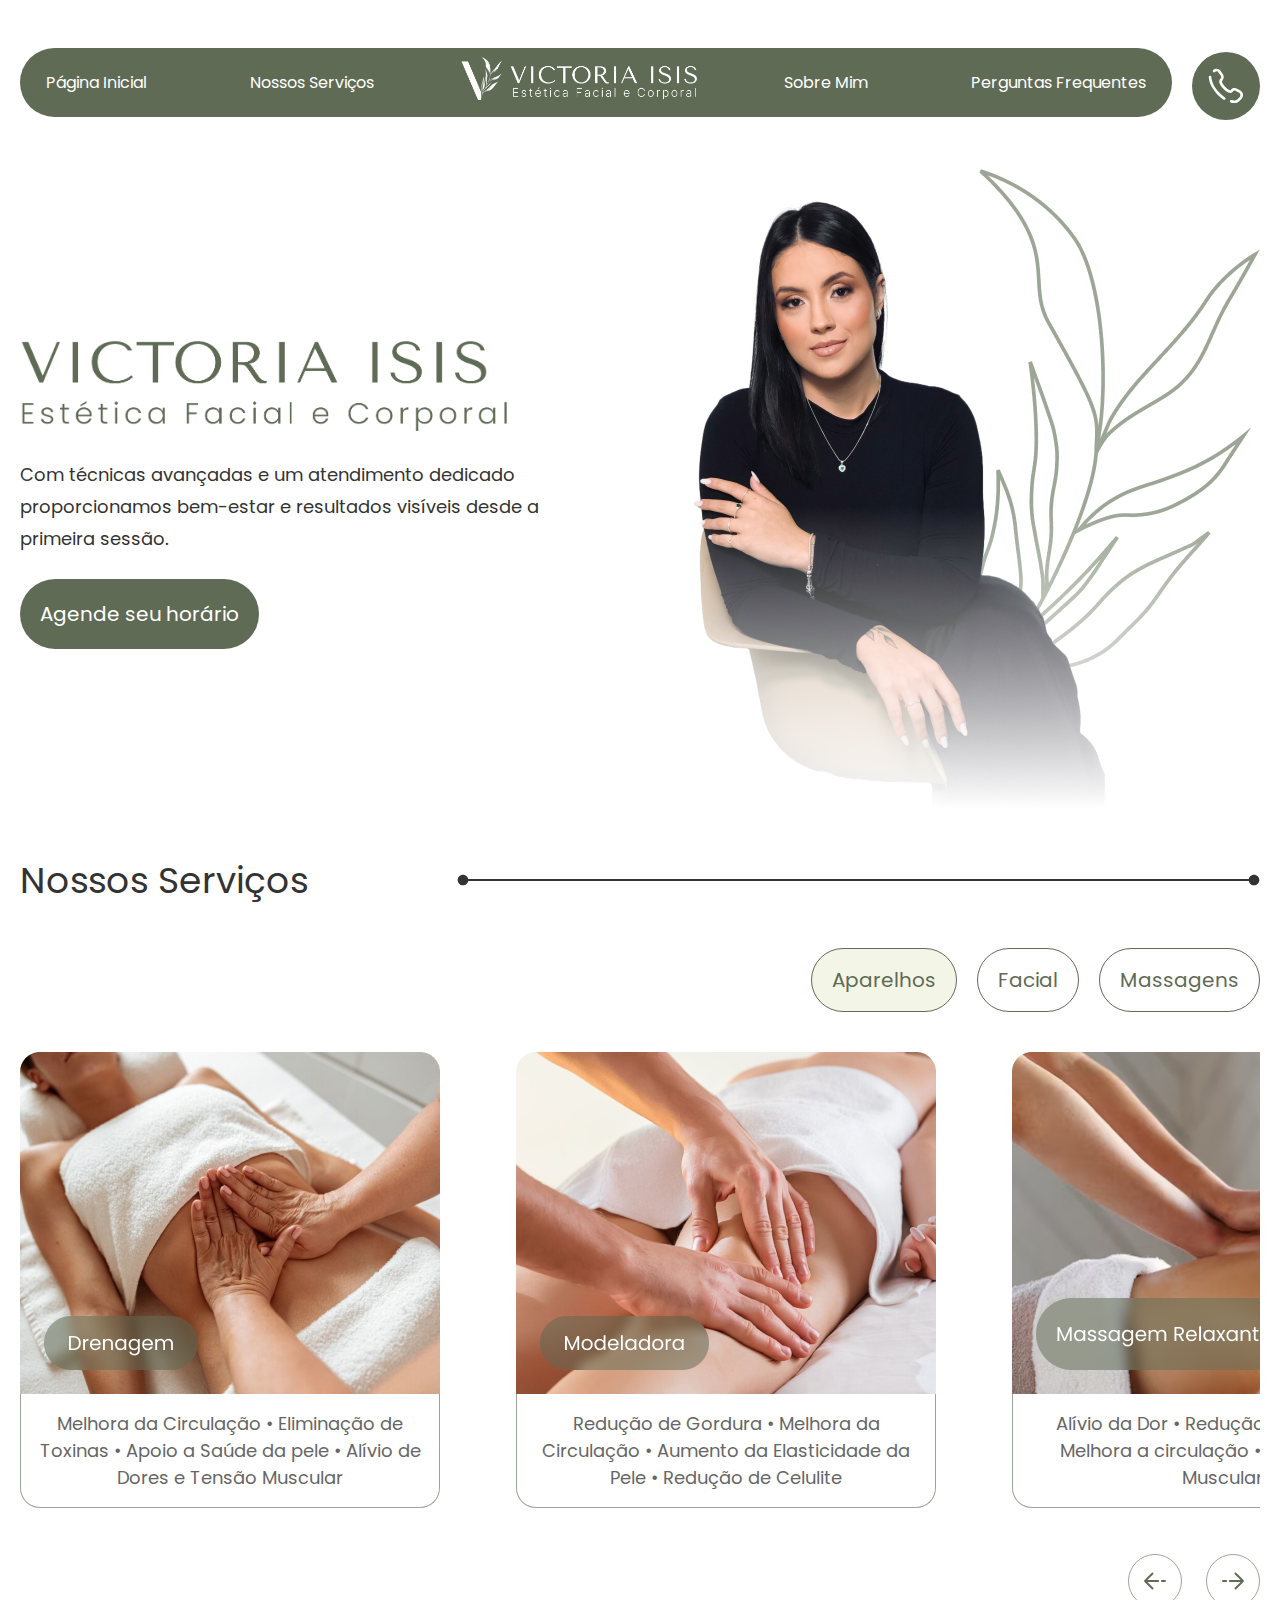
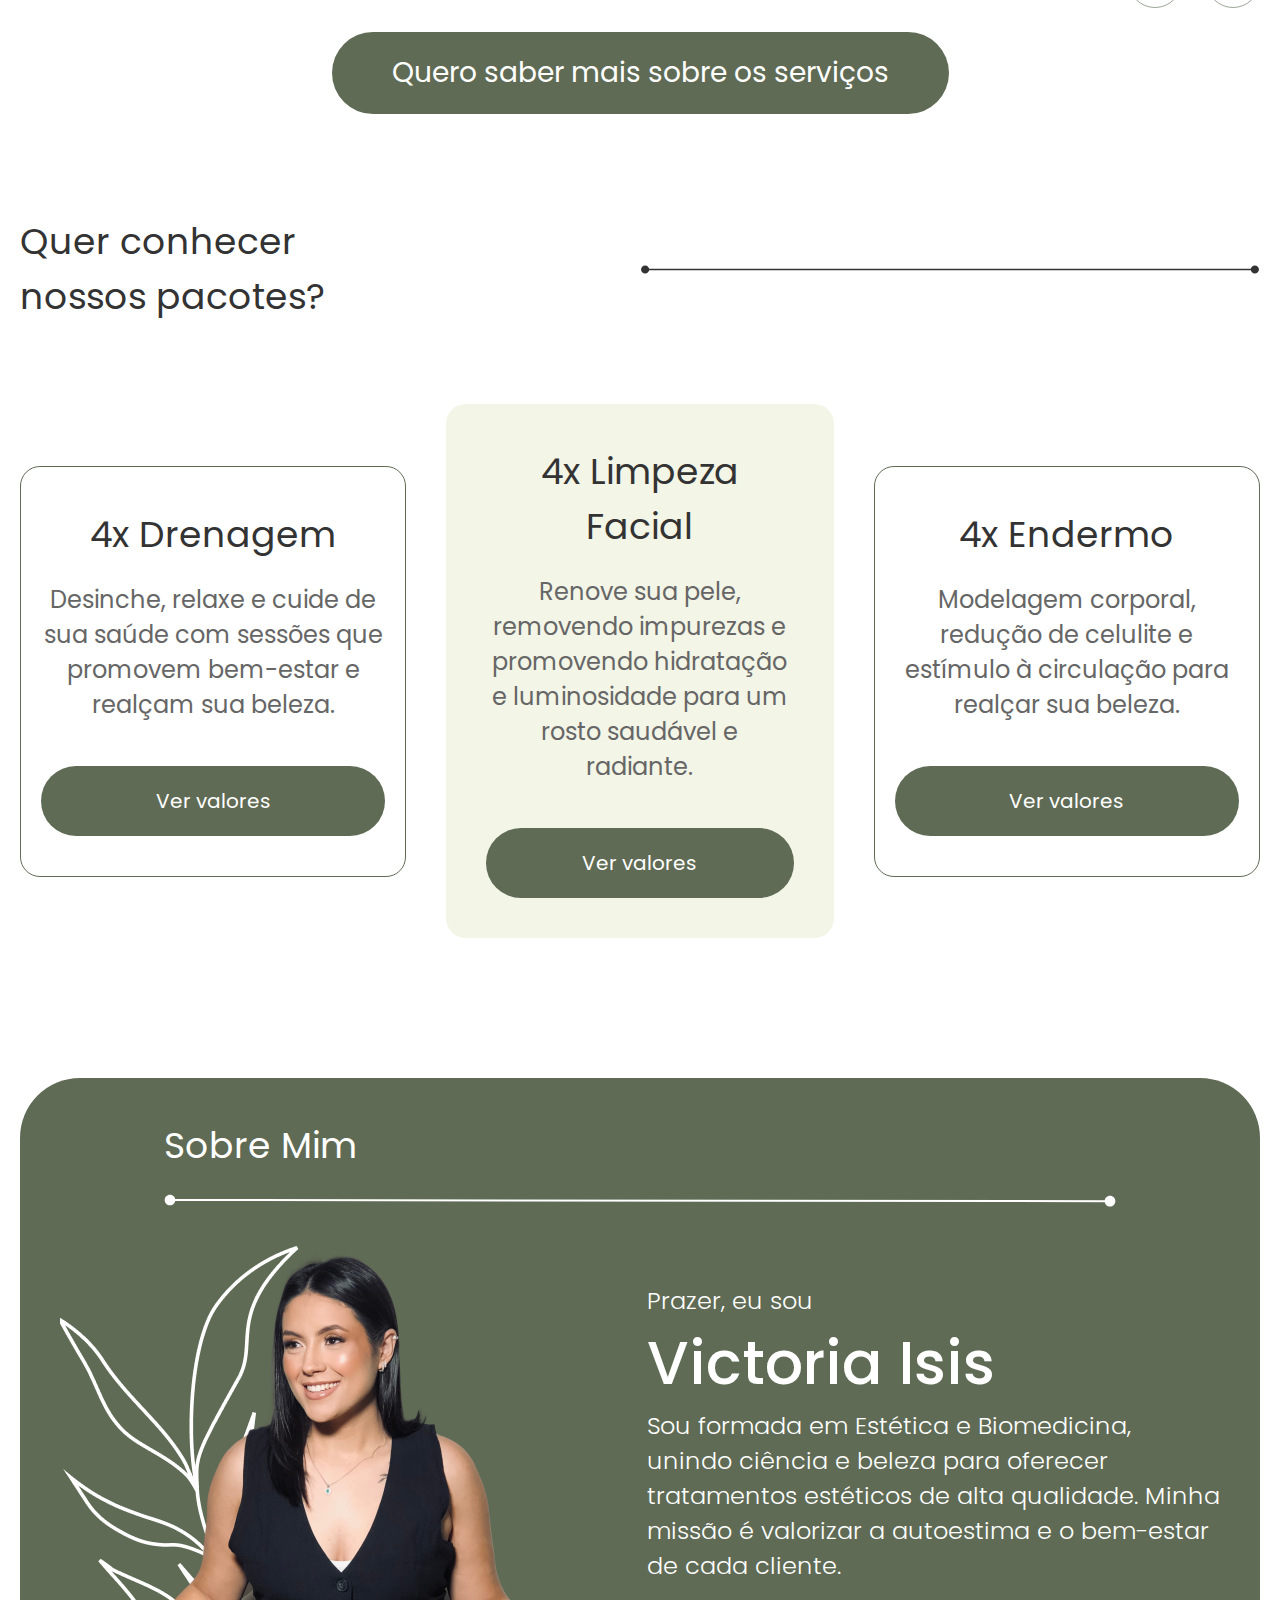
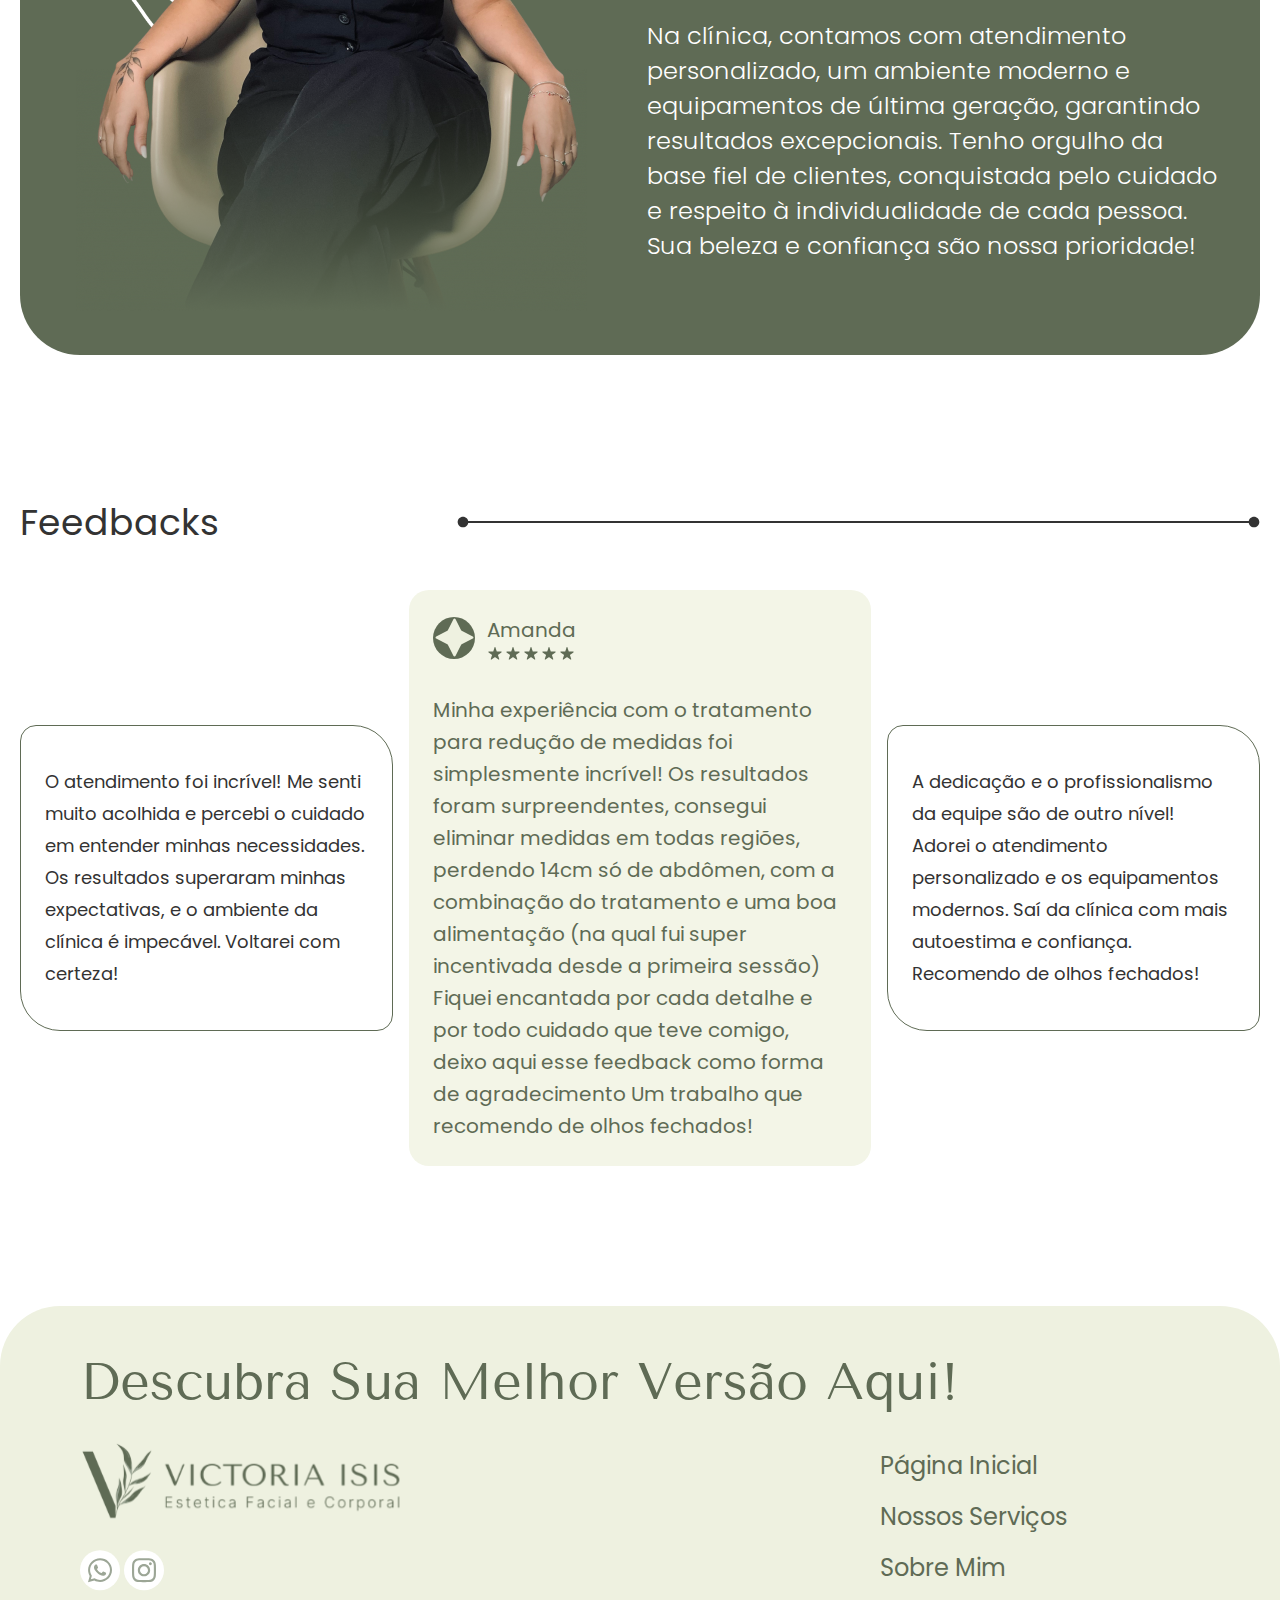
<file: index.html>
<!DOCTYPE html>
<html lang="pt-br">

<head>
  <meta charset="UTF-8" />
  <meta name="viewport" content="width=device-width, initial-scale=1.0" />
  <title>Victoria Isis</title>
  <link rel="preconnect" href="https://fonts.googleapis.com">
    <link rel="preconnect" href="https://fonts.gstatic.com" crossorigin>
    <link href="https://fonts.googleapis.com/css2?family=Petit+Formal+Script&family=Poppins:ital,wght@0,100;0,200;0,300;0,400;0,500;0,600;0,700;0,800;0,900;1,100;1,200;1,300;1,400;1,500;1,600;1,700;1,800;1,900&display=swap" rel="stylesheet">
  <link rel="icon" type="image/png" href="./assets/favicon.svg" />
  <link rel="stylesheet" href="/style.css" />
  <!-- Swiper CSS -->
  <link rel="stylesheet" href="https://cdn.jsdelivr.net/npm/swiper@9/swiper-bundle.min.css" />
  <!-- Swiper JS -->
  <script src="https://cdn.jsdelivr.net/npm/swiper@9/swiper-bundle.min.js"></script>

</head>

<body>
  <nav class="mobileHiden">
    <div class="container">
      <div class="content">
        <div class="navbar-flex">
          <ul>
            <div>
              <a href="./" role="button" class="slider-menu">Página Inicial</a>
            </div>
            <div>
              <a href="#nossos-servicos" role="button" class="slider-menu">Nossos Serviços</a>
            </div>
            <div>
              <img class="size-logo" src="./assets/logotipo-principal.png"
                alt="Logotipo da Clínica de Estética Victoria Isis" />
            </div>
            <div>
              <a href="#sobre-mim" role="button" class="slider-menu">Sobre Mim</a>
            </div>
            <div>
              <a href="./nossos-servicos.html#perguntas-frequentes" role="button" class="slider-menu">Perguntas Frequentes</a>
            </div>
          </ul>
        </div>
        <div class="contact-us">
          <a href="https://wa.link/hbip2d"><img src="./assets/icon-phone.svg" alt="Icone de telefone" /></a>
        </div>
      </div>
    </div>
  </nav>
  <div class="openMenu menuActive">
    <img class="logo" src="./assets/logo-court.png" alt="Logotipo Maior da Clínica Victoria Isis" />
    <img src="./assets/hamburger.svg" alt="" />
  </div>
  <nav class="desktopHidden">
    <div class="close menuActive">
      <img src="./assets/close.svg" alt="" />
    </div>
    <ul>
      <li><a href="./index.html">Página Inicial</a></li>
      <li><a href="./nossos-servicos.html">Nossos Serviços</a></li>
      <li><a href="./#nossos-servicos">Sobre Mim</a></li>
      <li><a href="">Perguntas Frequentes</a></li>

      <a href="https://wa.link/hbip2d"> <button>
          <span>Entre em contato</span>
          <img src="./assets/icon-phone.svg" alt="Icone de telefone" />
        </button></a>
    </ul>
  </nav>
  <header>
    <div class="container">
      <div class="header-flex">
        <div class="content-left">
          <img class="size-img mobile-hidden" src="./assets/logo-court.png"
            alt="Logotipo Maior da Clínica Victoria Isis" />
          <p>
            Com técnicas avançadas e um atendimento dedicado proporcionamos
            bem-estar e resultados visíveis desde a primeira sessão.
          </p>
          <a href="https://wa.link/r4i86i"><button class="btn-header">Agende seu horário</button></a>
        </div>
        <div class="content-right">
          <img class="img-victoria" src="./assets/image-victoria-isis-folhas-sombreadas.jpg"
            alt="Imagem da Esteticista Victoria Isis com um ramo de folhas atrás" />


        </div>
      </div>
    </div>
  </header>

  <section id="nossos-servicos" class="container" id="">
    <div class="content-carroussel">
      <div class="title-line">
        <h2>Nossos Serviços</h2>
        <div class="line">
          <img src="./assets/line.svg" alt="" />
        </div>
      </div>
      <div class="container-carrossel">
        <div class="tab-menu">
          <button class="menu active">Aparelhos</button>
          <button class="menu">Facial</button>
          <button class="menu">Massagens</button>
        </div>

        <div class="container-carrossel" id="container1">
          <!-- Swipers -->
          <div class="swiper-wrapper-container">
            <div class="swiper aparelhos">
              <div class="swiper-wrapper">
                <div class="swiper-slide">
                  <div class="card">
                    <div class="img">
                      <img src="./assets/drenagem.jpg" alt="Imagem de drenagem linfática" />
                    </div>
                    <div class="description">
                      <h5>
                        Melhora da Circulação • Eliminação de Toxinas • Apoio a Saúde da pele • Alívio de Dores e Tensão Muscular
                      </h5>
                    </div>
                  </div>
                </div>

                <div class="swiper-slide">
                  <div class="card">
                    <div class="img">
                      <img src="./assets/modeladora.jpg" alt="Imagem de massagem modeladora" />
                    </div>
                    <div class="description">
                      <h5>
                        Redução de Gordura • Melhora da Circulação • Aumento da Elasticidade da Pele • Redução de
                        Celulite
                      </h5>
                    </div>
                  </div>
                </div>

                <div class="swiper-slide">
                  <div class="card">
                    <div class="img">
                      <img src="./assets/massagem-relaxante.jpg" alt="Imagem de massagem relaxante" />
                    </div>
                    <div class="description">
                      <h5>
                        Alívio da Dor • Redução do estresse • Melhora a circulação • Relaxamento Muscular
                      </h5>
                    </div>
                  </div>
                </div>

                <div class="swiper-slide">
                  <div class="card">
                    <div class="img">
                      <img src="./assets/massagem-express.jpg"
                        alt="Imagem de massagem relaxante rápida de 20 minutos" />
                    </div>
                    <div class="description">
                      <h5>
                        Alívio da Dor • Redução do estresse • Melhora a circulação • Relaxamento Muscular (Focada nas
                        Costas)
                      </h5>
                    </div>
                  </div>
                </div>

                <!-- Adicione mais slides aqui -->
              </div>
              <div class="swiper-button-next hidden"></div>
              <div class="swiper-button-prev hidden"></div>
            </div>

            <div class="swiper facial hidden">
              <div class="swiper-wrapper">
                <div class="swiper-slide">
                  <div class="card">
                    <div class="img">
                      <img src="./assets/limpeza-de-pele.jpg" alt="Imagem de Limpeza de Pele" />
                    </div>
                    <div class="description">
                      <h5>Desobstrução dos Poros • Hidratação e Frescor • Preparo para Tratamento • Melhora da Textura
                      </h5>
                    </div>
                  </div>
                </div>

                <div class="swiper-slide">
                  <div class="card">
                    <div class="img">
                      <img src="./assets/peeling-fisico.jpg" alt="Imagem de peeling fisico" />
                    </div>
                    <div class="description">
                      <h5>Remoção das Células Mortas • Estímulo da Circulação • Preparação para Absorção de Produtos
                      </h5>
                    </div>
                  </div>
                </div>

                <div class="swiper-slide">
                  <div class="card">
                    <div class="img">
                      <img src="./assets/peeling-quimico.jpg" alt="Imagem de peeling quimico" />
                    </div>
                    <div class="description">
                      <h5>Deslocamento das Células Mortas • Estimulação da Renovação Celular • Aumento da Produção de
                        Colágeno</h5>
                    </div>
                  </div>
                </div>

                <div class="swiper-slide">
                  <div class="card">
                    <div class="img">
                      <img src="./assets/revitalizacao-facial.jpg" alt="Imagem de revitaização facial" />
                    </div>
                    <div class="description">
                      <h5>Hidratação Profunda • Aumento da Elasticidade • Uniformização do Tom • Revitalização Geral
                      </h5>
                    </div>
                  </div>
                </div>
                <!-- Adicione mais slides aqui -->
              </div>
              <div class="swiper-button-next hidden"></div>
              <div class="swiper-button-prev hidden"></div>
            </div>

            <div class="swiper massagens hidden">
              <div class="swiper-wrapper">
                <div class="swiper-slide">
                  <div class="card">
                    <div class="img">
                      <img src="./assets/endermo.jpg" alt="Imagem de endermo" />
                    </div>
                    <div class="description">
                      <h5>Redução de Celulite • Modelagem Corporal • Drenagem Linfátca • Aumento da Elasticidade da Pele
                      </h5>
                    </div>
                  </div>
                </div>

                <div class="swiper-slide">
                  <div class="card">
                    <div class="img">
                      <img src="./assets/radiofrequencia.jpg" alt="Imagem de radiofrequencia" />
                    </div>
                    <div class="description">
                      <h5>Estimula a Produção e COlágeno • Reduz a Flacidez • Aumenta a Circulação • Reduz Celulite •
                        Trata a Gordura Localizada</h5>
                    </div>
                  </div>
                </div>

                <div class="swiper-slide">
                  <div class="card">
                    <div class="img">
                      <img src="./assets/ultrassom.jpg" alt="Imagem de ultrassom" />
                    </div>
                    <div class="description">
                      <h5>Aumento da Circulação Sanguínea • Estimula o Colágeno • Redução de Medidas</h5>
                    </div>
                  </div>
                </div>
                <div class="swiper-slide">
                  <div class="card">
                    <div class="img">
                      <img src="./assets/manta-termica.jpg" alt="Imagem de manta termica" />
                    </div>
                    <div class="description">
                      <h5>Aumento da Temperatura • Relaxamento • Melhora na Circulação • Redução do Estresse</h5>
                    </div>
                  </div>
                </div>
                <div class="swiper-slide">
                  <div class="card">
                    <div class="img">
                      <img src="./assets/ventosaterapia.jpg" alt="Imagem de ventosaterapia" />
                    </div>
                    <div class="description">
                      <h5>Melhora da Circulação • Alívio da Tensão Muscular • Desintoxicação • Relaxamento e Bem-estar
                      </h5>
                    </div>
                  </div>
                </div>

                <!-- Adicione mais slides aqui -->
              </div>
              <div class="swiper-button-next hidden"></div>
              <div class="swiper-button-prev hidden"></div>
            </div>
          </div>
        </div>

        <div class="buttons-left-right aparelhos">
          <button class="left">
            <img src="./assets/button-left.svg" alt="" />
          </button>
          <button class="right">
            <img src="./assets/button-right.svg" alt="" />
          </button>
        </div>

        <div class="buttons-left-right facial hidden">
          <button class="left">
            <img src="./assets/button-left.svg" alt="" />
          </button>
          <button class="right">
            <img src="./assets/button-right.svg" alt="" />
          </button>
        </div>

        <div class="buttons-left-right massagens hidden">
          <button class="left">
            <img src="./assets/button-left.svg" alt="" />
          </button>
          <button class="right">
            <img src="./assets/button-right.svg" alt="" />
          </button>
        </div>
        <div class="container-morePacks">
          <a href="./nossos-servicos.html" role="button" class="btn-morePacks">Quero saber mais sobre os serviços</a>
        </div>
      </div>
    </div>
  </section>

  <section class="pacotes">
    <div class="container">
      <div class="content-box">
        <div class="title-line">
          <h2>
            Quer conhecer <br />
            nossos pacotes?
          </h2>
          <div class="line">
            <img src="./assets/line.svg" alt="" />
          </div>
        </div>
        <div class="box">
          <!-- Drenagem -->
          <div class="box-promotional">
            <h2>4x Drenagem</h2>
            <h4>
              Desinche, relaxe e cuide de sua saúde com sessões que promovem
              bem-estar e realçam sua beleza.
            </h4>
            <a href="./nossos-servicos.html" role="button" class="btn-header">Ver valores</a>
          </div>
          <!-- Limpeza Facial -->
          <div class="box-promotional-focus">
            <h2>4x Limpeza Facial</h2>
            <h4>
              Renove sua pele, removendo impurezas e promovendo hidratação e
              luminosidade para um rosto saudável e radiante.
            </h4>
            <a href="./nossos-servicos.html" role="button" class="btn-header">Ver valores</a>
          </div>
          <!-- Endermo -->
          <div class="box-promotional">
            <h2>4x Endermo</h2>
            <h4>
              Modelagem corporal, redução de celulite e estímulo à circulação
              para realçar sua beleza.
            </h4>
            <a href="./nossos-servicos.html" role="button" class="btn-header">Ver valores</a>
          </div>
        </div>
      </div>
    </div>
  </section>
  <section>
    <div id="sobre-mim" class="container">
      <div class="about">
        <div class="content-about">
          <header class="head-line">
            <div class="line">
              <img src="./assets/line-white.svg" alt="Linha decorativa branca" />
            </div>
            <h2 class="head-line-txt">Sobre Mim</h2>
          </header>
          <div class="about-me">
            <figure class="img-about">
              <img src="./assets/victoria-sentada-ramo-de-flores.png"
                alt="Victoria sentada segurando um ramo de flores" />
            </figure>
            <div class="text-about">
              <p class="text-intro">Prazer, eu sou</p>
              <h3>Victoria Isis</h3>
              <p class="text-about-me">
                Sou formada em Estética e Biomedicina, unindo ciência e beleza
                para oferecer tratamentos estéticos de alta qualidade. Minha
                missão é valorizar a autoestima e o bem-estar de cada cliente.
                <br></br>
                Na clínica, contamos com atendimento personalizado, um
                ambiente moderno e equipamentos de última geração, garantindo
                resultados excepcionais. Tenho orgulho da base fiel de
                clientes, conquistada pelo cuidado e respeito à
                individualidade de cada pessoa. Sua beleza e confiança são
                nossa prioridade!
              </p>
            </div>
          </div>
        </div>
      </div>
    </div>
  </section>

  <section id="perguntas-frequentes">
    <div class="container">
      <div class="content-feedback">
        <header class="title-line">
          <h2>Feedbacks</h2>
          <div class="line">
            <img src="./assets/line.svg" alt="Linha decorativa para título" />
          </div>
        </header>
        <div class="feedbacks">
          <article class="cards-feedbacks">
            <blockquote class="card-feedback">
              <p class="p-small">
                O atendimento foi incrível! Me senti muito acolhida e percebi
                o cuidado em entender minhas necessidades. Os resultados
                superaram minhas expectativas, e o ambiente da clínica é
                impecável. Voltarei com certeza!
              </p>
            </blockquote>
          </article>
          <article class="cards-feedbacks-focus featured-feedback">
            <div class="data-user">
              <figure class="img-star">
                <img src="./assets/star-perfil.svg" alt="Perfil do usuário Nathália Martins" />
              </figure>
              <div class="name-star">
                <p class="p-large">Amanda</p>
                <div class="stars">
                  <img src="./assets/stars-feedback.svg" alt="Avaliação: 5 estrelas" />
                </div>
              </div>
            </div>
            <p class="p-large">
              Minha experiência com o tratamento para redução de medidas foi simplesmente incrível!
              Os resultados foram surpreendentes, consegui eliminar medidas em todas regiões, perdendo 14cm só de
              abdômen, com a combinação do tratamento e uma boa alimentação (na qual fui super incentivada desde a
              primeira sessão)
              Fiquei encantada por cada detalhe e por todo cuidado que teve comigo, deixo aqui esse feedback como forma
              de agradecimento
              Um trabalho que recomendo de olhos fechados!
            </p>
          </article>
          <article class="cards-feedbacks">
            <blockquote class="card-feedback">
              <p class="p-small">
                A dedicação e o profissionalismo da equipe são de outro nível!
                Adorei o atendimento personalizado e os equipamentos modernos.
                Saí da clínica com mais autoestima e confiança. Recomendo de
                olhos fechados!
              </p>
            </blockquote>
          </article>
        </div>
      </div>
    </div>
  </section>

  <footer>
    <div class="container">
      <div class="footer">
        <div class="footer-title">
          <p class="ptitle-large">Descubra Sua Melhor Versão Aqui!</p>
        </div>
        <div class="linkPages">
          <div class="links-logos">
            <div class="logo-footer">
              <img src="./assets/logo-footer.svg" alt="" />
            </div>
            <div class="content-right-footer">
              <div class="links">
                <a href="https://wa.link/hbip2d"><img src="./assets/whatsapp.svg" alt="" /></a>
                <a
                  href="https://www.instagram.com/victoriaisisesteticista?utm_source=ig_web_button_share_sheet&igsh=ZDNlZDc0MzIxNw=="><img
                    src="./assets/instagram.svg" alt="" /></a>
              </div>
              <!-- <button class="btn-header margin-none">Fale Conosco</button> -->
            </div>
          </div>
          <div class="content-left-footer">
            <a href="./index.html">Página Inicial</a>
            <a href="./nossos-servicos.html">Nossos Serviços</a>
            <a href="#sobre-mim">Sobre Mim</a>
          </div>
        </div>
      </div>
    </div>
  </footer>

  <script src="https://cdn.jsdelivr.net/npm/swiper@11/swiper-bundle.min.js"></script>
  <script src="./script.js"></script>
</body>

</html>
</file>
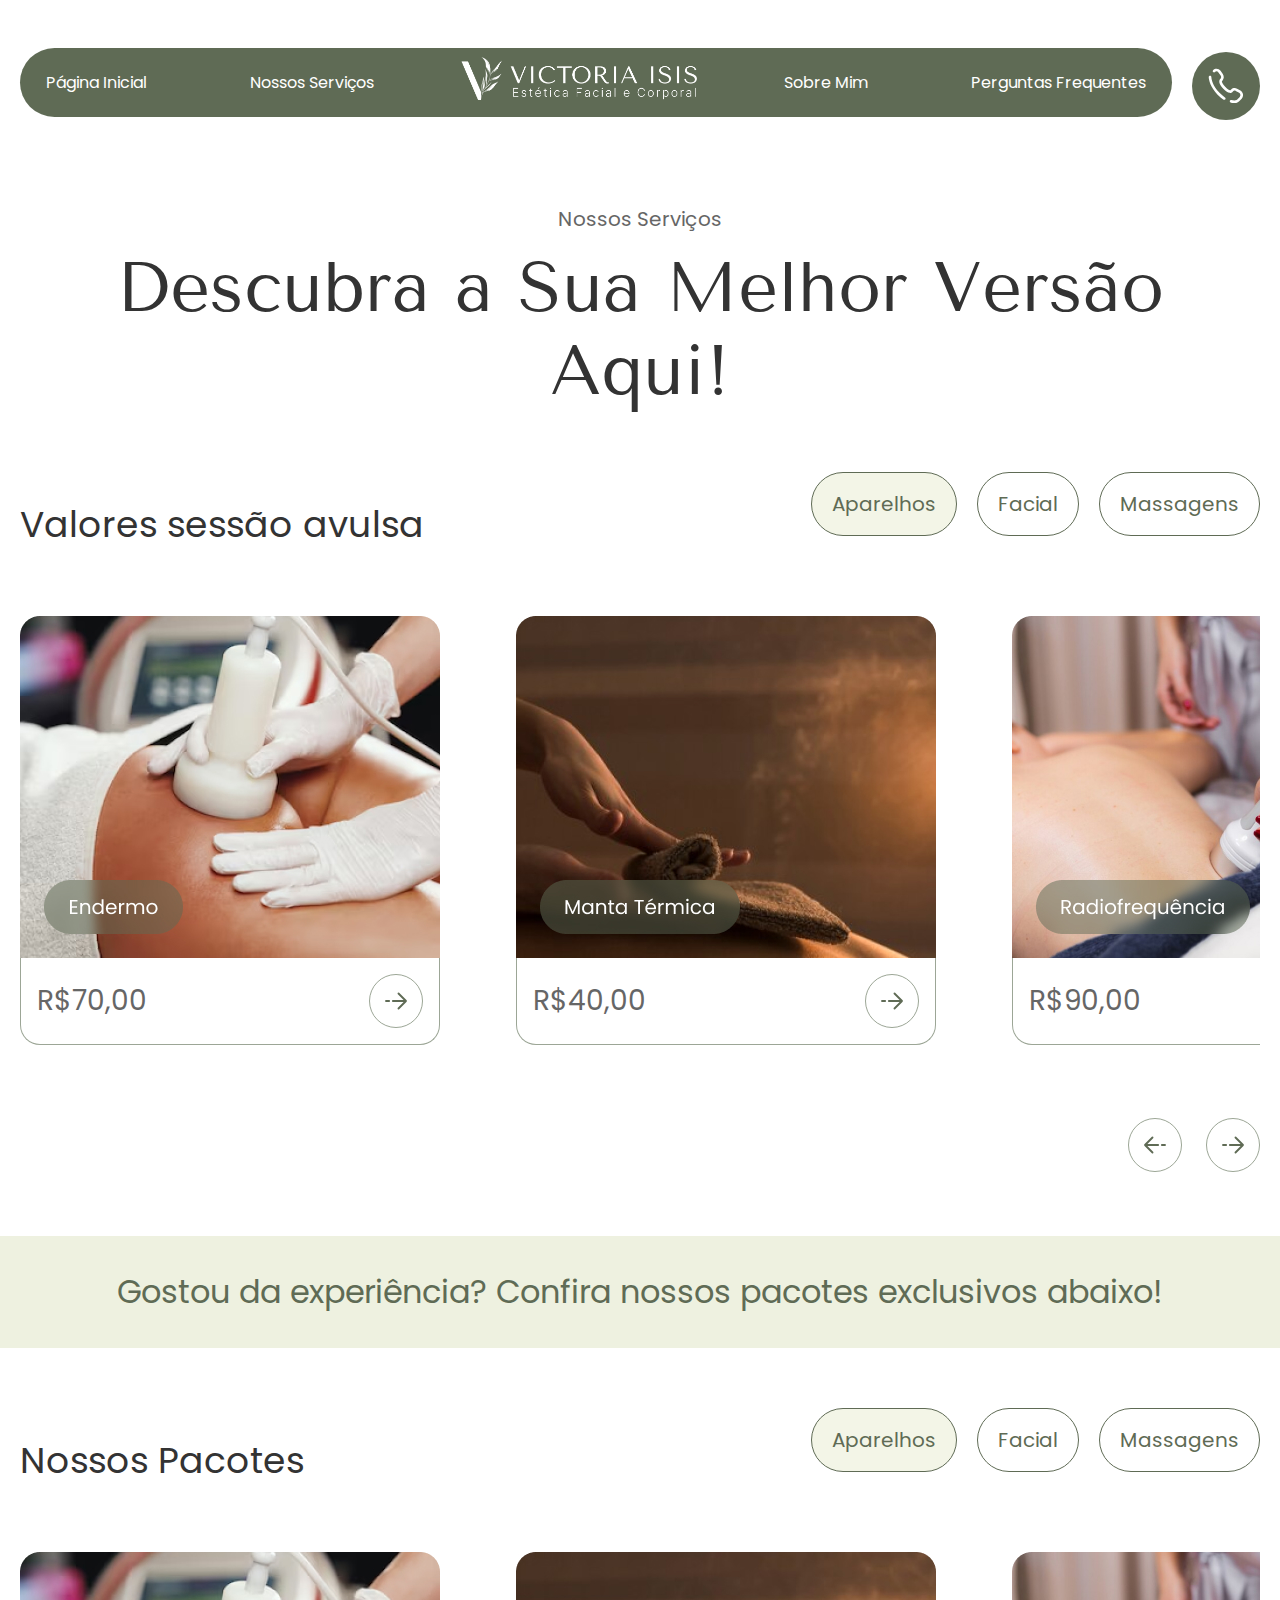
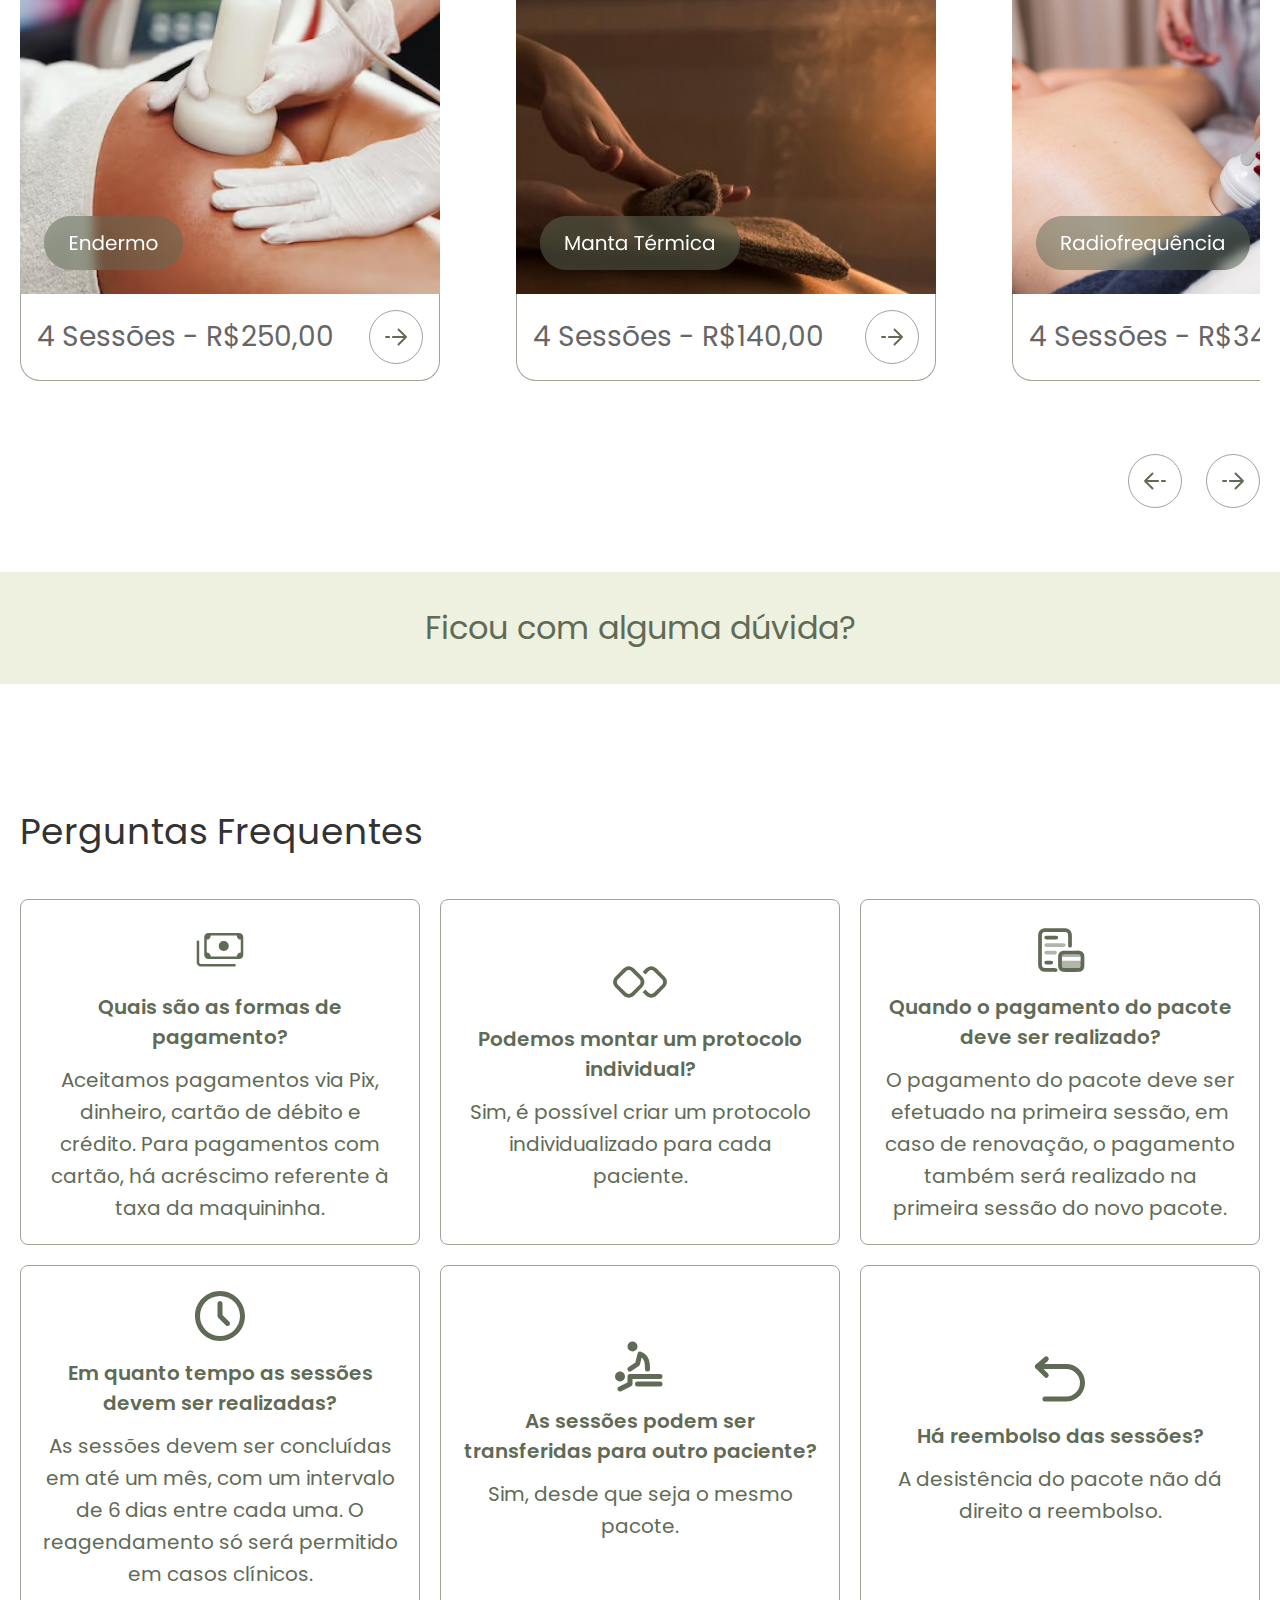
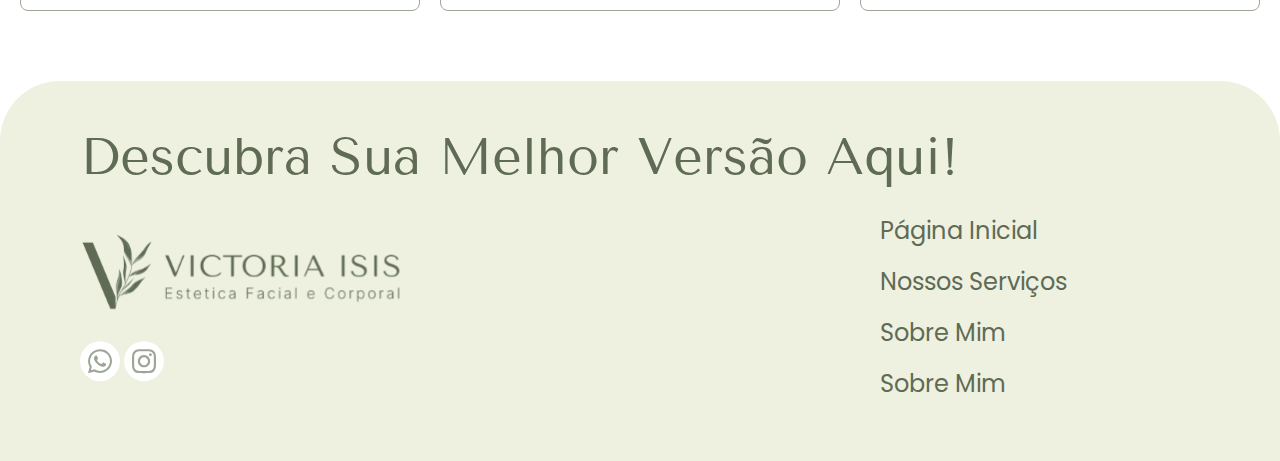
<file: nossos-servicos.html>
<!DOCTYPE html>
<html lang="pt-br">

<head>
  <meta charset="UTF-8">
  <meta name="viewport" content="width=device-width, initial-scale=1.0">
  <title>Victoria Isis | Nossos Serviços</title>
  <link rel="icon" type="image/png" href="./assets/favicon.svg" />
  <link rel="preconnect" href="https://fonts.googleapis.com">
  <link rel="preconnect" href="https://fonts.gstatic.com" crossorigin>
  <link
    href="https://fonts.googleapis.com/css2?family=Petit+Formal+Script&family=Poppins:ital,wght@0,100;0,200;0,300;0,400;0,500;0,600;0,700;0,800;0,900;1,100;1,200;1,300;1,400;1,500;1,600;1,700;1,800;1,900&display=swap"
    rel="stylesheet">
  <link rel="stylesheet" href="/style.css" />
  <link rel="stylesheet" href="./assets/css/nossos-servicos.css" />
  <link rel="stylesheet" href="https://cdn.jsdelivr.net/npm/swiper@11/swiper-bundle.min.css" />
</head>

<body>
  <nav class="mobileHiden">
    <div class="container">
      <div class="content">
        <div class="navbar-flex">
          <ul>
            <div>
              <a href="./index.html" role="button" class="slider-menu">Página Inicial</a>
            </div>
            <div>
              <a href="./nossos-servicos.html" role="button" class="slider-menu">Nossos Serviços</a>
            </div>
            <div>
              <img class="size-logo" src="./assets/logotipo-principal.png"
                alt="Logotipo da Clínica de Estética Victoria Isis" />
            </div>
            <div>
              <a href="https://victoria-isis-esteticista.vercel.app/#sobre-mim" role="button" class="slider-menu">Sobre
                Mim</a>
            </div>
            <div>
              <a href="#" role="button" class="slider-menu">Perguntas Frequentes</a>
            </div>
          </ul>
        </div>
        <div class="contact-us">
          <a href="https://wa.link/hbip2d"><img src="./assets/icon-phone.svg" alt="Icone de telefone" /></a>
        </div>
      </div>
    </div>
  </nav>
  <div class="openMenu menuActive">
    <img class="logo" src="./assets/logo-court.png" alt="Logotipo Maior da Clínica Victoria Isis" />
    <img src="./assets/hamburger.svg" alt="" />
  </div>
  <nav class="desktopHidden">
    <div class="close menuActive">
      <img src="./assets/close.svg" alt="" />
    </div>
    <ul>
      <li><a href="./index.html">Página Inicial</a></li>
      <li><a href="./nossos-servicos.html">Nossos Serviços</a></li>
      <li><a href="">Sobre Mim</a></li>
      <li><a href="">Perguntas Frequentes</a></li>

      <a href="https://wa.link/hbip2d"> <button>
          <span>Entre em contato</span>
          <img src="./assets/icon-phone.svg" alt="Icone de telefone" />
        </button></a>
    </ul>
  </nav>


  <section class="melhor-versao">
    <div class="container">
      <h2>Nossos Serviços</h2>
      <h1>Descubra a Sua Melhor Versão Aqui!</h1>
    </div>
  </section>


  <section id="carrossel1" class="container">
    <div class="content-carroussel">
      <div class="container-carrossel">

        <div class="container-carrossel">
          <!-- Swipers -->
          <div class="title-line">
            <h2>Valores sessão avulsa</h2>
            <div class="tab-menu">
              <button class="menu active">Aparelhos</button>
              <button class="menu">Facial</button>
              <button class="menu">Massagens</button>
            </div>
            <!-- <div class="line">
                <img src="./assets/line.svg" alt="" />
              </div> -->
          </div>
          <div class="swiper-wrapper-container">
            <div class="swiper aparelhos">
              <div class="swiper-wrapper">
                <!-- Aparelhos -->
                <a href="https://wa.link/hbip2d" class="swiper-slide">
                  <div class="card">
                    <div class="img">
                      <img src="./assets/endermo.jpg" alt="Imagem de endermo" />
                    </div>
                    <div class="description">
                      <h5>
                        R$70,00
                      </h5>
                      <button class="right">
                        <img src="./assets/button-right.svg" alt="">
                      </button>
                    </div>
                  </div>
                </a>

                <a href="https://wa.link/hbip2d" class="swiper-slide">
                  <div class="card">
                    <div class="img">
                      <img src="./assets/manta-termica.jpg" alt="Imagem de Manta termica" />
                    </div>
                    <div class="description">
                      <h5>
                        R$40,00
                      </h5>
                      <button class="right">
                        <img src="./assets/button-right.svg" alt="">
                      </button>
                    </div>
                  </div>
                </a>

                <a href="https://wa.link/hbip2d" class="swiper-slide">
                  <div class="card">
                    <div class="img">
                      <img src="./assets/radiofrequencia.jpg" alt="Imagem de Radiofrequencia" />
                    </div>
                    <div class="description">
                      <h5>
                        R$90,00
                      </h5>
                      <button class="right">
                        <img src="./assets/button-right.svg" alt="">
                      </button>
                    </div>
                  </div>
                </a>

                <a href="https://wa.link/hbip2d" class="swiper-slide">
                  <div class="card">
                    <div class="img">
                      <img src="./assets/ventosaterapia.jpg" alt="Imagem de ventosaterapia" />
                    </div>
                    <div class="description">
                      <h5>
                        R$70,00
                      </h5>
                      <button class="right">
                        <img src="./assets/button-right.svg" alt="">
                      </button>
                    </div>
                  </div>
                </a>

                <a href="https://wa.link/hbip2d" class="swiper-slide">
                  <div class="card">
                    <div class="img">
                      <img src="./assets/ultrassom.jpg" alt="Imagem de ultrassom" />
                    </div>
                    <div class="description">
                      <h5>
                        R$70,00
                      </h5>
                      <button class="right">
                        <img src="./assets/button-right.svg" alt="">
                      </button>
                    </div>
                  </div>
                </a>

                <!-- Facial -->
              </div>
              <div class="swiper-button-next hidden"></div>
              <div class="swiper-button-prev hidden"></div>
            </div>

            <div class="swiper facial hidden">
              <div class="swiper-wrapper">

                <a href="https://wa.link/hbip2d" class="swiper-slide">
                  <div class="card">
                    <div class="img">
                      <img src="./assets/limpeza-de-pele.jpg" alt="Imagem de limpeza de pele" />
                    </div>
                    <div class="description">
                      <h5>
                        R$95,00
                      </h5>
                      <button class="right">
                        <img src="./assets/button-right.svg" alt="">
                      </button>
                    </div>
                  </div>
                </a>

                <a href="https://wa.link/hbip2d" class="swiper-slide">
                  <div class="card">
                    <div class="img">
                      <img src="./assets/peeling-fisico.jpg" alt="Imagem de Limpeza de pele e peeling fisico" />
                    </div>
                    <div class="description">
                      <h5>
                        R$120,00
                      </h5>
                      <button class="right">
                        <img src="./assets/button-right.svg" alt="">
                      </button>
                    </div>
                  </div>
                </a>

                <a href="https://wa.link/hbip2d" class="swiper-slide">
                  <div class="card">
                    <div class="img">
                      <img src="./assets/peeling-quimico.jpg" alt="Imagem de peeling quimico" />
                    </div>
                    <div class="description">
                      <h5>
                        R$150,00
                      </h5>
                      <button class="right">
                        <img src="./assets/button-right.svg" alt="">
                      </button>
                    </div>
                  </div>
                </a>

                <a href="https://wa.link/hbip2d" class="swiper-slide">
                  <div class="card">
                    <div class="img">
                      <img src="./assets/revitalizacao-facial.jpg" alt="Imagem de revitalização facial" />
                    </div>
                    <div class="description">
                      <h5>
                        R$70,00
                      </h5>
                      <button class="right">
                        <img src="./assets/button-right.svg" alt="">
                      </button>
                    </div>
                  </div>
                </a>

                <!-- Massagens -->
              </div>
              <div class="swiper-button-next hidden"></div>
              <div class="swiper-button-prev hidden"></div>
            </div>

            <div class="swiper massagens hidden">
              <div class="swiper-wrapper">
                <a href="https://wa.link/hbip2d" class="swiper-slide">
                  <div class="card">
                    <div class="img">
                      <img src="./assets/drenagem.jpg" alt="Imagem de drenagem linfática" />
                    </div>
                    <div class="description">
                      <h5>
                        R$70,00
                      </h5>
                      <button class="right">
                        <img src="./assets/button-right.svg" alt="">
                      </button>
                    </div>
                  </div>
                </a>

                <a href="https://wa.link/hbip2d" class="swiper-slide">
                  <div class="card">
                    <div class="img">
                      <img src="./assets/massagem-relaxante.jpg" alt="Imagem de Massagem relaxante" />
                    </div>
                    <div class="description">
                      <h5>
                        R$65,00
                      </h5>
                      <button class="right">
                        <img src="./assets/button-right.svg" alt="">
                      </button>
                    </div>
                  </div>
                </a>

                <a href="https://wa.link/hbip2d" class="swiper-slide">
                  <div class="card">
                    <div class="img">
                      <img src="./assets/massagem-express.jpg" alt="Imagem de massagem relaxante express" />
                    </div>
                    <div class="description">
                      <h5>
                        R$30,00
                      </h5>
                      <button class="right">
                        <img src="./assets/button-right.svg" alt="">
                      </button>
                    </div>
                  </div>
                </a>

                <a href="https://wa.link/hbip2d" class="swiper-slide">
                  <div class="card">
                    <div class="img">
                      <img src="./assets/manta-termica.jpg" alt="Imagem de manta-termica" />
                    </div>
                    <div class="description">
                      <h5>
                        R$40,00
                      </h5>
                      <button class="right">
                        <img src="./assets/button-right.svg" alt="">
                      </button>
                    </div>
                  </div>
                </a>

                <a href="https://wa.link/hbip2d" class="swiper-slide">
                  <div class="card">
                    <div class="img">
                      <img src="./assets/modeladora.jpg" alt="Imagem de modeladora" />
                    </div>
                    <div class="description">
                      <h5>
                        R$85,00
                      </h5>
                      <button class="right">
                        <img src="./assets/button-right.svg" alt="">
                      </button>
                    </div>
                  </div>
                </a>

                <!-- Adicione mais slides aqui -->
              </div>
              <div class="swiper-button-next hidden"></div>
              <div class="swiper-button-prev hidden"></div>
            </div>
          </div>
        </div>

        <div class="buttons-left-right aparelhos">
          <button class="left">
            <img src="./assets/button-left.svg" alt="" />
          </button>
          <button class="right">
            <img src="./assets/button-right.svg" alt="" />
          </button>
        </div>

        <div class="buttons-left-right facial hidden">
          <button class="left">
            <img src="./assets/button-left.svg" alt="" />
          </button>
          <button class="right">
            <img src="./assets/button-right.svg" alt="" />
          </button>
        </div>

        <div class="buttons-left-right massagens hidden">
          <button class="left">
            <img src="./assets/button-left.svg" alt="" />
          </button>
          <button class="right">
            <img src="./assets/button-right.svg" alt="" />
          </button>
        </div>
      </div>
    </div>
  </section>

  <div class="div-section">
    <p>Gostou da experiência? Confira nossos pacotes exclusivos abaixo!</p>
  </div>

  <section id="carrossel2" class="container">
    <div class="content-carroussel">
      <div class="title-line">
        <h2>Nossos Pacotes</h2>
        <div class="line">
          <!-- <img src="./assets/line.svg" alt="" /> -->
          <div class="tab-menu">
            <button class="menu active">Aparelhos</button>
            <button class="menu">Facial</button>
            <button class="menu">Massagens</button>
          </div>
        </div>
      </div>
      <div class="swiper-wrapper-container">
        <div class="swiper aparelhos">
          <div class="swiper-wrapper">
            <!-- Aparelhos -->
            <a href="https://wa.link/hbip2d" class="swiper-slide">
              <div class="card">
                <div class="img">
                  <img src="./assets/endermo.jpg" alt="Imagem de endermo" />
                </div>
                <div class="description">
                  <h5>
                    4 Sessões - R$250,00
                  </h5>
                  <button class="right">
                    <img src="./assets/button-right.svg" alt="">
                  </button>
                </div>
              </div>
            </a>

            <a href="https://wa.link/hbip2d" class="swiper-slide">
              <div class="card">
                <div class="img">
                  <img src="./assets/manta-termica.jpg" alt="Imagem de Manta termica" />
                </div>
                <div class="description">
                  <h5>
                    4 Sessões - R$140,00
                  </h5>
                  <button class="right">
                    <img src="./assets/button-right.svg" alt="">
                  </button>
                </div>
              </div>
            </a>

            <a href="https://wa.link/hbip2d" class="swiper-slide">
              <div class="card">
                <div class="img">
                  <img src="./assets/radiofrequencia.jpg" alt="Imagem de Radiofrequencia" />
                </div>
                <div class="description">
                  <h5>
                    4 Sessões - R$340,00
                  </h5>
                  <button class="right">
                    <img src="./assets/button-right.svg" alt="">
                  </button>
                </div>
              </div>
            </a>

            <a href="https://wa.link/hbip2d" class="swiper-slide">
              <div class="card">
                <div class="img">
                  <img src="./assets/ventosaterapia.jpg" alt="Imagem de ventosaterapia" />
                </div>
                <div class="description">
                  <h5>
                    4 Sessões - R$230,00
                  </h5>
                  <button class="right">
                    <img src="./assets/button-right.svg" alt="">
                  </button>
                </div>
              </div>
            </a>

            <a href="https://wa.link/hbip2d" class="swiper-slide">
              <div class="card">
                <div class="img">
                  <img src="./assets/ultrassom.jpg" alt="Imagem de ultrassom" />
                </div>
                <div class="description">
                  <h5>
                    4 Sessões - R$250,00
                  </h5>
                  <button class="right">
                    <img src="./assets/button-right.svg" alt="">
                  </button>
                </div>
              </div>
            </a>

            <!-- Facial -->
          </div>
          <div class="swiper-button-next hidden"></div>
          <div class="swiper-button-prev hidden"></div>
        </div>

        <div class="swiper facial hidden">
          <div class="swiper-wrapper">

            <a href="https://wa.link/hbip2d" class="swiper-slide">
              <div class="card">
                <div class="img">
                  <img src="./assets/limpeza-de-pele.jpg" alt="Imagem de limpeza de pele" />
                </div>
                <div class="description">
                  <h5>
                    4 Sessões - R$95,00
                  </h5>
                  <button class="right">
                    <img src="./assets/button-right.svg" alt="">
                  </button>
                </div>
              </div>
            </a>

            <a href="https://wa.link/hbip2d" class="swiper-slide">
              <div class="card">
                <div class="img">
                  <img src="./assets/peeling-fisico.jpg" alt="Imagem de Limpeza de pele e peeling fisico" />
                </div>
                <div class="description">
                  <h5>
                    4 Sessões - R$120,00
                  </h5>
                  <button class="right">
                    <img src="./assets/button-right.svg" alt="">
                  </button>
                </div>
              </div>
            </a>

            <a href="https://wa.link/hbip2d" class="swiper-slide">
              <div class="card">
                <div class="img">
                  <img src="./assets/peeling-quimico.jpg" alt="Imagem de peeling quimico" />
                </div>
                <div class="description">
                  <h5>
                    4 Sessões - R$250,00
                  </h5>
                  <button class="right">
                    <img src="./assets/button-right.svg" alt="">
                  </button>
                </div>
              </div>
            </a>

            <a href="https://wa.link/hbip2d" class="swiper-slide">
              <div class="card">
                <div class="img">
                  <img src="./assets/revitalizacao-facial.jpg" alt="Imagem de revitalização facial" />
                </div>
                <div class="description">
                  <h5>
                    4 Sessões - R$200,00
                  </h5>
                  <button class="right">
                    <img src="./assets/button-right.svg" alt="">
                  </button>
                </div>
              </div>
            </a>

            <!-- Massagens -->
          </div>
          <div class="swiper-button-next hidden"></div>
          <div class="swiper-button-prev hidden"></div>
        </div>

        <div class="swiper massagens hidden">
          <div class="swiper-wrapper">
            <a href="https://wa.link/hbip2d" class="swiper-slide">
              <div class="card">
                <div class="img">
                  <img src="./assets/drenagem.jpg" alt="Imagem de drenagem linfática" />
                </div>
                <div class="description">
                  <h5>
                    4 Sessões - R$200,00
                  </h5>
                  <button class="right">
                    <img src="./assets/button-right.svg" alt="">
                  </button>
                </div>
              </div>
            </a>

            <a href="https://wa.link/hbip2d" class="swiper-slide">
              <div class="card">
                <div class="img">
                  <img src="./assets/massagem-relaxante.jpg" alt="Imagem de Massagem relaxante" />
                </div>
                <div class="description">
                  <h5>
                    4 Sessões - R$190,00
                  </h5>
                  <button class="right">
                    <img src="./assets/button-right.svg" alt="">
                  </button>
                </div>
              </div>
            </a>

            <a href="https://wa.link/hbip2d" class="swiper-slide">
              <div class="card">
                <div class="img">
                  <img src="./assets/massagem-express.jpg" alt="Imagem de massagem relaxante express" />
                </div>
                <div class="description">
                  <h5>
                    4 Sessões - R$100,00
                  </h5>
                  <button class="right">
                    <img src="./assets/button-right.svg" alt="">
                  </button>
                </div>
              </div>
            </a>

            <a href="https://wa.link/hbip2d" class="swiper-slide">
              <div class="card">
                <div class="img">
                  <img src="./assets/manta-termica.jpg" alt="Imagem de manta-termica" />
                </div>
                <div class="description">
                  <h5>
                    4 Sessões - R$140,00
                  </h5>
                  <button class="right">
                    <img src="./assets/button-right.svg" alt="">
                  </button>
                </div>
              </div>
            </a>

            <a href="https://wa.link/hbip2d" class="swiper-slide">
              <div class="card">
                <div class="img">
                  <img src="./assets/modeladora.jpg" alt="Imagem de modeladora" />
                </div>
                <div class="description">
                  <h5>
                    4 Sessões - R$260,00
                  </h5>
                  <button class="right">
                    <img src="./assets/button-right.svg" alt="">
                  </button>
                </div>
              </div>
            </a>

            <!-- Adicione mais slides aqui -->
          </div>
          <div class="swiper-button-next hidden"></div>
          <div class="swiper-button-prev hidden"></div>
        </div>
      </div>
    </div>

    <div class="buttons-left-right aparelhos">
      <button class="left">
        <img src="./assets/button-left.svg" alt="" />
      </button>
      <button class="right">
        <img src="./assets/button-right.svg" alt="" />
      </button>
    </div>

    <div class="buttons-left-right facial hidden">
      <button class="left">
        <img src="./assets/button-left.svg" alt="" />
      </button>
      <button class="right">
        <img src="./assets/button-right.svg" alt="" />
      </button>
    </div>

    <div class="buttons-left-right massagens hidden">
      <button class="left">
        <img src="./assets/button-left.svg" alt="" />
      </button>
      <button class="right">
        <img src="./assets/button-right.svg" alt="" />
      </button>
    </div>
    </div>
    </div>
  </section>

  <div class="div-section">
    <p>Ficou com alguma dúvida?</p>
  </div>

  <section class="perguntas-frequentes" id="perguntas-frequentes">
    <div class="container">
      <h2 class="title">Perguntas Frequentes</h2>
    </div>
    <div class="container cards_container">
      <div class="card">
        <svg width="60" height="60" viewBox="0 0 60 60" fill="none" xmlns="http://www.w3.org/2000/svg">
          <path
            d="M33.75 31.0575C32.34 31.0575 31.1541 30.5767 30.1925 29.615C29.2308 28.6533 28.75 27.4675 28.75 26.0575C28.75 24.6475 29.2308 23.4617 30.1925 22.5C31.1541 21.5383 32.34 21.0575 33.75 21.0575C35.16 21.0575 36.3458 21.5383 37.3075 22.5C38.2691 23.4617 38.75 24.6475 38.75 26.0575C38.75 27.4675 38.2691 28.6533 37.3075 29.615C36.3458 30.5767 35.16 31.0575 33.75 31.0575ZM18.27 39.04C17.1583 39.04 16.2075 38.6442 15.4175 37.8525C14.6258 37.0608 14.23 36.11 14.23 35V17.115C14.23 16.005 14.6258 15.055 15.4175 14.265C16.2091 13.475 17.1591 13.0792 18.2675 13.0775H49.23C50.3416 13.0775 51.2925 13.4725 52.0825 14.2625C52.8725 15.0525 53.2683 16.0033 53.27 17.115V35C53.27 36.11 52.8741 37.06 52.0825 37.85C51.2925 38.6433 50.3425 39.04 49.2325 39.04H18.27ZM20.77 36.54H46.73C46.73 35.42 47.1258 34.4667 47.9175 33.68C48.7075 32.8933 49.6575 32.5 50.7675 32.5V19.615C49.6508 19.615 48.6992 19.22 47.9125 18.43C47.1241 17.6383 46.73 16.6875 46.73 15.5775H20.77C20.77 16.6958 20.3741 17.6483 19.5825 18.435C18.7925 19.2217 17.8425 19.615 16.7325 19.615V32.5C17.8491 32.5 18.8016 32.8958 19.59 33.6875C20.3766 34.4775 20.77 35.4275 20.77 36.5375M44.615 46.5375H10.77C9.65831 46.5375 8.70748 46.1425 7.91748 45.3525C7.12581 44.5609 6.72998 43.61 6.72998 42.5V21.73C6.72998 21.3767 6.84998 21.08 7.08998 20.84C7.32998 20.6 7.62748 20.48 7.98248 20.48C8.33748 20.48 8.63415 20.6 8.87248 20.84C9.11081 21.08 9.22998 21.3767 9.22998 21.73V42.5C9.22998 42.8833 9.38998 43.2358 9.70998 43.5575C10.0316 43.8792 10.385 44.04 10.77 44.04H44.615C44.97 44.04 45.2666 44.1592 45.505 44.3975C45.745 44.6375 45.865 44.935 45.865 45.29C45.865 45.645 45.745 45.9417 45.505 46.18C45.265 46.4184 44.9683 46.5358 44.615 46.5375ZM18.27 36.54H16.73V15.575H18.27C17.8533 15.575 17.4925 15.7275 17.1875 16.0325C16.8825 16.3375 16.73 16.6975 16.73 17.1125V35C16.73 35.4167 16.8825 35.7775 17.1875 36.0825C17.4925 36.3875 17.8533 36.54 18.27 36.54Z"
            fill="#5F6B55" />
        </svg>

        <h2>Quais são as formas de pagamento?</h2>
        <p>Aceitamos pagamentos via Pix, dinheiro, cartão de débito e crédito. Para pagamentos com cartão, há acréscimo
          referente à taxa da maquininha.</p>
      </div>

      <div class="card">
        <svg width="60" height="60" viewBox="0 0 60 60" fill="none" xmlns="http://www.w3.org/2000/svg">
          <path
            d="M13.4438 16.5524L5.30251 24.6937C4.60575 25.3902 4.05303 26.2171 3.67593 27.1272C3.29883 28.0374 3.10474 29.0129 3.10474 29.9981C3.10474 30.9832 3.29883 31.9588 3.67593 32.8689C4.05303 33.779 4.60575 34.606 5.30251 35.3024L13.4438 43.4474C14.1402 44.1442 14.9672 44.6969 15.8773 45.074C16.7874 45.4511 17.763 45.6452 18.7481 45.6452C19.7333 45.6452 20.7088 45.4511 21.619 45.074C22.5291 44.6969 23.356 44.1442 24.0525 43.4474L32.1938 35.3024C32.8905 34.606 33.4432 33.779 33.8203 32.8689C34.1974 31.9588 34.3915 30.9832 34.3915 29.9981C34.3915 29.0129 34.1974 28.0374 33.8203 27.1272C33.4432 26.2171 32.8905 25.3902 32.1938 24.6937L24.0525 16.5524C23.356 15.8557 22.5291 15.303 21.619 14.9259C20.7088 14.5488 19.7333 14.3547 18.7481 14.3547C17.763 14.3547 16.7874 14.5488 15.8773 14.9259C14.9672 15.303 14.1402 15.8557 13.4438 16.5524ZM7.95376 27.3487L16.0988 19.1999C16.802 18.4969 17.7556 18.102 18.75 18.102C19.7444 18.102 20.698 18.4969 21.4013 19.1999L29.5425 27.3449C30.2455 28.0482 30.6405 29.0018 30.6405 29.9962C30.6405 30.9906 30.2455 31.9442 29.5425 32.6474L21.4013 40.7887C20.698 41.4917 19.7444 41.8866 18.75 41.8866C17.7556 41.8866 16.802 41.4917 16.0988 40.7887L7.95001 32.6512C7.24699 31.948 6.85206 30.9943 6.85206 29.9999C6.85206 29.0056 7.24699 28.0519 7.95001 27.3487M35.94 43.4437L32.6475 40.1512L34.845 37.9537C34.995 37.8037 35.1413 37.6474 35.2838 37.4849L38.595 40.7924C39.2982 41.4955 40.2519 41.8904 41.2463 41.8904C42.2406 41.8904 43.1943 41.4955 43.8975 40.7924L52.0388 32.6512C52.7418 31.948 53.1367 30.9943 53.1367 29.9999C53.1367 29.0056 52.7418 28.0519 52.0388 27.3487L43.9013 19.1999C43.198 18.4969 42.2444 18.102 41.25 18.102C40.2556 18.102 39.302 18.4969 38.5988 19.1999L35.2875 22.5074C35.1458 22.347 34.9994 22.1907 34.8488 22.0387L32.6513 19.8449L35.9438 16.5449C36.6402 15.8482 37.4672 15.2955 38.3773 14.9184C39.2874 14.5413 40.263 14.3472 41.2481 14.3472C42.2333 14.3472 43.2088 14.5413 44.119 14.9184C45.0291 15.2955 45.856 15.8482 46.5525 16.5449L54.6975 24.6899C55.3943 25.3864 55.947 26.2133 56.3241 27.1235C56.7012 28.0336 56.8953 29.0091 56.8953 29.9943C56.8953 30.9795 56.7012 31.955 56.3241 32.8651C55.947 33.7753 55.3943 34.6022 54.6975 35.2987L46.5525 43.4437C45.856 44.1405 45.0291 44.6932 44.119 45.0703C43.2088 45.4474 42.2333 45.6415 41.2481 45.6415C40.263 45.6415 39.2874 45.4474 38.3773 45.0703C37.4672 44.6932 36.6402 44.1405 35.9438 43.4437"
            fill="#5F6B55" />
        </svg>


        <h2>Podemos montar um protocolo individual?</h2>
        <p>Sim, é possível criar um protocolo individualizado para cada paciente.</p>
      </div>

      <div class="card">
        <svg width="60" height="60" viewBox="0 0 60 60" fill="none" xmlns="http://www.w3.org/2000/svg">
          <path opacity="0.5"
            d="M14.375 25C14.375 24.5027 14.5725 24.0258 14.9242 23.6742C15.2758 23.3225 15.7527 23.125 16.25 23.125H33.75C34.2473 23.125 34.7242 23.3225 35.0758 23.6742C35.4275 24.0258 35.625 24.5027 35.625 25C35.625 25.4973 35.4275 25.9742 35.0758 26.3258C34.7242 26.6775 34.2473 26.875 33.75 26.875H16.25C15.7527 26.875 15.2758 26.6775 14.9242 26.3258C14.5725 25.9742 14.375 25.4973 14.375 25ZM30.41 34.5475C30.1225 35.11 30.035 35.7925 30.01 36.875H52.49C52.465 35.7925 52.3775 35.11 52.09 34.5475C51.7306 33.8426 51.1574 33.2694 50.4525 32.91C49.6525 32.5 48.6025 32.5 46.5 32.5H36C33.9 32.5 32.85 32.5 32.0475 32.91C31.3426 33.2694 30.7694 33.8426 30.41 34.5475ZM52.5 40.625H30V44C30 46.1 30 47.15 30.41 47.9525C30.769 48.6583 31.3422 49.2324 32.0475 49.5925C32.8475 50 33.8975 50 36 50H46.5C48.6 50 49.65 50 50.4525 49.5925C51.1587 49.2329 51.7329 48.6587 52.0925 47.9525C52.5 47.1525 52.5 46.1025 52.5 44V40.625ZM16.25 30.625C15.7527 30.625 15.2758 30.8225 14.9242 31.1742C14.5725 31.5258 14.375 32.0027 14.375 32.5C14.375 32.9973 14.5725 33.4742 14.9242 33.8258C15.2758 34.1775 15.7527 34.375 16.25 34.375H25C25.4973 34.375 25.9742 34.1775 26.3258 33.8258C26.6775 33.4742 26.875 32.9973 26.875 32.5C26.875 32.0027 26.6775 31.5258 26.3258 31.1742C25.9742 30.8225 25.4973 30.625 25 30.625H16.25Z"
            fill="#5F6B55" />
          <path
            d="M32.075 8.125H17.925C16.5875 8.125 15.475 8.125 14.5625 8.2C13.6125 8.275 12.7225 8.445 11.88 8.875C10.5861 9.53418 9.53418 10.5861 8.875 11.88C8.445 12.7225 8.275 13.6125 8.2 14.5625C8.125 15.475 8.125 16.5875 8.125 17.925V42.075C8.125 43.4125 8.125 44.525 8.2 45.4375C8.275 46.3875 8.445 47.2775 8.875 48.12C9.53418 49.4139 10.5861 50.4658 11.88 51.125C12.325 51.3525 12.8775 51.4425 13.205 51.49C13.6225 51.5525 14.125 51.6 14.665 51.64C15.75 51.72 17.1025 51.7725 18.4825 51.8075C21.245 51.875 24.22 51.875 25.62 51.875H25.625C26.1223 51.875 26.5992 51.6775 26.9508 51.3258C27.3025 50.9742 27.5 50.4973 27.5 50C27.5 49.5027 27.3025 49.0258 26.9508 48.6742C26.5992 48.3225 26.1223 48.125 25.625 48.125C24.225 48.125 21.2875 48.125 18.575 48.0575C17.3623 48.0326 16.1503 47.98 14.94 47.9C14.4383 47.8617 14.0417 47.8217 13.75 47.78L13.485 47.735C12.9397 47.4324 12.4974 46.9736 12.215 46.4175C12.1 46.1925 11.995 45.85 11.9375 45.13C11.8775 44.3925 11.875 43.43 11.875 42V18C11.875 16.57 11.875 15.6075 11.9375 14.8675C11.995 14.15 12.1 13.8075 12.215 13.5825C12.5148 12.9935 12.9935 12.5148 13.5825 12.215C13.8075 12.1 14.15 11.995 14.8675 11.9375C15.6075 11.8775 16.5675 11.875 18 11.875H32C33.43 11.875 34.3925 11.875 35.13 11.9375C35.85 11.995 36.1925 12.1 36.42 12.215C37.0075 12.515 37.485 12.9925 37.785 13.5825C37.9 13.8075 38.005 14.15 38.0625 14.8675C38.1225 15.6075 38.125 16.5675 38.125 18V25.625C38.125 26.1223 38.3225 26.5992 38.6742 26.9508C39.0258 27.3025 39.5027 27.5 40 27.5C40.4973 27.5 40.9742 27.3025 41.3258 26.9508C41.6775 26.5992 41.875 26.1223 41.875 25.625V17.925C41.875 16.5875 41.875 15.475 41.8 14.5625C41.725 13.6125 41.555 12.7225 41.125 11.88C40.4671 10.5869 39.417 9.53503 38.125 8.875C37.28 8.445 36.39 8.275 35.44 8.2C34.5275 8.125 33.415 8.125 32.0775 8.125"
            fill="#5F6B55" />
          <path
            d="M46.5725 30.625H35.925C34.9375 30.625 34.085 30.625 33.3825 30.6825C32.6238 30.7212 31.8803 30.9098 31.195 31.2375C30.1357 31.7769 29.2745 32.6382 28.735 33.6975C28.4073 34.3828 28.2187 35.1263 28.18 35.885C28.1225 36.585 28.1225 37.44 28.1225 38.4275V44.0725C28.1225 45.06 28.1225 45.9125 28.18 46.615C28.24 47.3575 28.375 48.095 28.735 48.8025C29.275 49.8625 30.135 50.7225 31.195 51.2625C31.9025 51.6225 32.64 51.7575 33.3825 51.8175C34.0825 51.875 34.9375 51.875 35.925 51.875H46.57C47.5575 51.875 48.41 51.875 49.1125 51.8175C49.8712 51.7788 50.6147 51.5902 51.3 51.2625C52.359 50.7237 53.2201 49.8634 53.76 48.805C54.12 48.095 54.255 47.355 54.315 46.615C54.3725 45.915 54.3725 45.06 54.3725 44.0725V38.425C54.3725 37.4375 54.3725 36.585 54.315 35.8825C54.2763 35.1238 54.0877 34.3803 53.76 33.695C53.2212 32.636 52.3609 31.7749 51.3025 31.235C50.6164 30.907 49.872 30.7184 49.1125 30.68C48.4125 30.6225 47.5575 30.6225 46.57 30.6225M32.895 34.5775C32.99 34.5275 33.1775 34.46 33.6875 34.4175C34.2175 34.375 34.9175 34.3725 35.9975 34.3725H46.4975C47.5775 34.3725 48.2775 34.3725 48.8075 34.4175C49.3175 34.46 49.5075 34.53 49.5975 34.5775C49.9502 34.7567 50.2373 35.0428 50.4175 35.395C50.4675 35.49 50.535 35.6775 50.5775 36.1875C50.62 36.7175 50.6225 37.4175 50.6225 38.4975V43.9975C50.6225 45.0775 50.6225 45.7775 50.5775 46.3075C50.535 46.8175 50.465 47.0075 50.4175 47.0975C50.2377 47.4506 49.9506 47.7377 49.5975 47.9175C49.505 47.9675 49.3175 48.035 48.8075 48.0775C48.2775 48.12 47.5775 48.1225 46.4975 48.1225H35.9975C34.9175 48.1225 34.2175 48.1225 33.6875 48.0775C33.1775 48.035 32.9875 47.965 32.895 47.9175C32.5428 47.7373 32.2567 47.4502 32.0775 47.0975C32.0275 47.005 31.96 46.8175 31.9175 46.3075C31.8751 45.5383 31.8601 44.7678 31.8725 43.9975V38.4975C31.8725 37.4175 31.8725 36.7175 31.9175 36.1875C31.96 35.6775 32.03 35.4875 32.0775 35.395C32.2571 35.0432 32.5432 34.7571 32.895 34.5775ZM14.375 17.5C14.375 17.0027 14.5725 16.5258 14.9242 16.1742C15.2758 15.8225 15.7527 15.625 16.25 15.625H26.25C26.7473 15.625 27.2242 15.8225 27.5758 16.1742C27.9275 16.5258 28.125 17.0027 28.125 17.5C28.125 17.9973 27.9275 18.4742 27.5758 18.8258C27.2242 19.1775 26.7473 19.375 26.25 19.375H16.25C15.7527 19.375 15.2758 19.1775 14.9242 18.8258C14.5725 18.4742 14.375 17.9973 14.375 17.5ZM16.25 40.625C15.7527 40.625 15.2758 40.8225 14.9242 41.1742C14.5725 41.5258 14.375 42.0027 14.375 42.5C14.375 42.9973 14.5725 43.4742 14.9242 43.8258C15.2758 44.1775 15.7527 44.375 16.25 44.375H21.25C21.7473 44.375 22.2242 44.1775 22.5758 43.8258C22.9275 43.4742 23.125 42.9973 23.125 42.5C23.125 42.0027 22.9275 41.5258 22.5758 41.1742C22.2242 40.8225 21.7473 40.625 21.25 40.625H16.25Z"
            fill="#5F6B55" />
        </svg>

        <h2>Quando o pagamento do pacote deve ser realizado?</h2>
        <p>O pagamento do pacote deve ser efetuado na primeira sessão, em caso de renovação, o pagamento também será
          realizado na primeira sessão do novo pacote.</p>
      </div>
    </div>

    <div class="container mt-20 cards_container">
      <div class="card">
        <svg width="60" height="60" viewBox="0 0 60 60" fill="none" xmlns="http://www.w3.org/2000/svg">
          <path
            d="M30 5C43.8075 5 55 16.1925 55 30C55 43.8075 43.8075 55 30 55C16.1925 55 5 43.8075 5 30C5 16.1925 16.1925 5 30 5ZM30 10C24.6957 10 19.6086 12.1071 15.8579 15.8579C12.1071 19.6086 10 24.6957 10 30C10 35.3043 12.1071 40.3914 15.8579 44.1421C19.6086 47.8929 24.6957 50 30 50C35.3043 50 40.3914 47.8929 44.1421 44.1421C47.8929 40.3914 50 35.3043 50 30C50 24.6957 47.8929 19.6086 44.1421 15.8579C40.3914 12.1071 35.3043 10 30 10ZM30 15C30.6123 15.0001 31.2033 15.2249 31.6609 15.6318C32.1185 16.0387 32.4109 16.5994 32.4825 17.2075L32.5 17.5V28.965L39.2675 35.7325C39.7159 36.1824 39.9762 36.7861 39.9956 37.421C40.015 38.0558 39.792 38.6743 39.3719 39.1507C38.9518 39.6271 38.3661 39.9258 37.7338 39.986C37.1015 40.0462 36.47 39.8635 35.9675 39.475L35.7325 39.2675L28.2325 31.7675C27.8439 31.3786 27.5944 30.8725 27.5225 30.3275L27.5 30V17.5C27.5 16.837 27.7634 16.2011 28.2322 15.7322C28.7011 15.2634 29.337 15 30 15Z"
            fill="#5F6B55" />
        </svg>


        <h2>Em quanto tempo as sessões devem ser realizadas?</h2>
        <p>As sessões devem ser concluídas em até um mês, com um intervalo de 6 dias entre cada uma. O reagendamento só
          será permitido em casos clínicos.</p>
      </div>

      <div class="card">
        <svg width="60" height="60" viewBox="0 0 60 60" fill="none" xmlns="http://www.w3.org/2000/svg">
          <path
            d="M10 55L20 50V42.5H50M27.5 50H50M20 35L27.5 30L30 20C37.5 22.5 37.5 30 37.5 35M7.5 42.5C7.5 43.163 7.76339 43.7989 8.23223 44.2678C8.70107 44.7366 9.33696 45 10 45C10.663 45 11.2989 44.7366 11.7678 44.2678C12.2366 43.7989 12.5 43.163 12.5 42.5C12.5 41.837 12.2366 41.2011 11.7678 40.7322C11.2989 40.2634 10.663 40 10 40C9.33696 40 8.70107 40.2634 8.23223 40.7322C7.76339 41.2011 7.5 41.837 7.5 42.5ZM20 12.5C20 13.163 20.2634 13.7989 20.7322 14.2678C21.2011 14.7366 21.837 15 22.5 15C23.163 15 23.7989 14.7366 24.2678 14.2678C24.7366 13.7989 25 13.163 25 12.5C25 11.837 24.7366 11.2011 24.2678 10.7322C23.7989 10.2634 23.163 10 22.5 10C21.837 10 21.2011 10.2634 20.7322 10.7322C20.2634 11.2011 20 11.837 20 12.5Z"
            stroke="#5F6B55" stroke-width="5" stroke-linecap="round" stroke-linejoin="round" />
        </svg>




        <h2>As sessões podem ser transferidas para outro paciente?</h2>
        <p>Sim, desde que seja o mesmo pacote.</p>
      </div>

      <div class="card">
        <svg width="60" height="60" viewBox="0 0 60 60" fill="none" xmlns="http://www.w3.org/2000/svg">
          <path d="M16.25 10L7.5 17.5L16.25 26.25" stroke="#5F6B55" stroke-width="5" stroke-linecap="round"
            stroke-linejoin="round" />
          <path
            d="M7.5 17.5H36.2425C44.8462 17.5 52.1525 24.525 52.4875 33.125C52.8425 42.2125 45.3337 50 36.2425 50H14.9975"
            stroke="#5F6B55" stroke-width="5" stroke-linecap="round" stroke-linejoin="round" />
        </svg>


        <h2>Há reembolso das sessões?</h2>
        <p>A desistência do pacote não dá direito a reembolso.</p>
      </div>
    </div>
  </section>


  <footer>
    <div class="container">
      <div class="footer">
        <div class="footer-title">
          <p class="ptitle-large">Descubra Sua Melhor Versão Aqui!</p>
        </div>
        <div class="linkPages">
          <div class="links-logos">
            <div class="logo-footer">
              <img src="./assets/logo-footer.svg" alt="" />
            </div>
            <div class="content-right-footer">
              <div class="links">
                <a href="https://wa.link/hbip2d"><img src="./assets/whatsapp.svg" alt="" /></a>
                <a
                  href="https://www.instagram.com/victoriaisisesteticista?utm_source=ig_web_button_share_sheet&igsh=ZDNlZDc0MzIxNw=="><img
                    src="./assets/instagram.svg" alt="" /></a>
              </div>
              <!-- <button class="btn-header margin-none">Fale Conosco</button> -->
            </div>
          </div>
          <div class="content-left-footer">
            <a href="#">Página Inicial</a>
            <a href="#">Nossos Serviços</a>
            <a href="#">Sobre Mim</a>
            <a href="#">Sobre Mim</a>
          </div>
        </div>
      </div>
    </div>
  </footer>


  <script src="https://cdn.jsdelivr.net/npm/swiper@11/swiper-bundle.min.js"></script>
  <script src="./script.js"></script>
</body>

</html>
</file>
<file: style.css>
@import url("https://fonts.googleapis.com/css2?family=Poppins:ital,wght@0,100;0,200;0,300;0,400;0,500;0,600;0,700;0,800;0,900;1,100;1,200;1,300;1,400;1,500;1,600;1,700;1,800;1,900&family=Tenor+Sans&display=swap");
* {
  margin: 0;
  padding: 0;
  box-sizing: border-box;
  scroll-behavior: smooth;
}
body {
  background-color: #fff;
  margin: 0;
  overflow-x: hidden;
}
.hidden {
  display: none !important;
}
.swiper {
  width: 100%;
  height: 100%;
}

.swiper-slide {
  text-align: center;
  font-size: 18px;
  background: #fff;
  display: flex;
  justify-content: center;
  align-items: center;
}

.swiper-slide img {
  display: block;
  width: 100%;
  height: 100%;
  object-fit: cover;
}
.desktopHidden {
  display: none;
}
/* ================ Navbar ================== */

.container {
  max-width: 1440px;
  margin: 0 auto;
  padding-left: 20px;
  padding-right: 20px;
}

.content {
  display: flex;
  justify-content: space-between;
  align-items: center;
  margin-top: 40px;
}

.navbar-flex {
  display: flex;
  background-color: #5f6b55;
  border-radius: 80px;
}

.size-logo {
  width: 245px;
  height: 52px;
}

.contact-us img {
  margin-top: 12px;
}

ul {
  display: flex;
  align-items: center;
  margin: 0;
  padding: 6px;
  gap: 40px;
}

.slider-menu {
  text-decoration: none;
  display: inline-block;
  text-align: center;
  color: #fff;
  border-radius: 50px;
  font-family: Poppins;
  font-size: 18px;
  padding: 16px 20px;
}
.cards_container{
  display: flex;
  gap: 20px;
}
#perguntas-frequentes .title{
 margin-bottom: 40px;
}
.content {
  gap: 20px;
}
.navbar-flex {
  width: 100%;
}
.navbar-flex ul {
  width: 100%;
  justify-content: space-between;
  gap: 20px;
}

.slider-menu:hover {
  background-color: #fff;
  color: #5f6b55;
  transition: 0.3s linear;
}

/* ================= HEADER ================== */

.header-flex {
  display: flex;
  align-items: center;
  margin-top: 40px;
}

p {
  font-family: Poppins;
  font-size: 24px;
  line-height: 129%;
  color: #333;
}

.btn-header {
  padding: 20px;
  text-align: center;
  border-radius: 50px;
  background-color: #5f6b55;
  color: #fff;
  font-family: poppins;
  font-size: 20px;
  border: none;
  cursor: pointer;
  margin-top: 24px;
}

.btn-header:hover {
  background-color: #f3f5e7;
  color: #5f6b55;
  transition: 0.3s linear;
}

.size-img {
  width: 520px;
  height: 102px;
  margin-bottom: 24px;
}

/* =========== Carrossel ============= */

.title-line {
  display: flex;
  align-items: center;
  justify-content: space-between;
  margin: 40px 0;
}

h1 {
  font-family: Poppins;
  font-size: 52px;
  font-weight: 300;
  color: #333;
  margin: 0;
}

.tab-menu {
  display: flex;
  justify-content: right;
  gap: 20px;
  margin-bottom: 40px;
}

.menu {
  padding: 16px 20px;
  background-color: #fff;
  border: 1px solid #5f6b55;
  border-radius: 50px;
  font-family: Poppins;
  font-size: 20px;
  color: #5f6b55;
  cursor: pointer;
  transition: 0.3s linear;
}

.menu:hover,
.menu.active {
  background-color: #f3f5e7;
  color: #5f6b55;
}

.cards {
  display: flex;
  justify-content: space-between;
  gap: 40px;
}

.card {
  width: 420px;
  height: 462px;
}

.img {
  width: 100%;
  height: 342px;
}

.description {
  border-left: 1px solid #9ca696;
  border-right: 1px solid #9ca696;
  border-bottom: 1px solid #9ca696;
  border-radius: 0 0 20px 20px;
  padding: 16px;
}

h5 {
  margin: 0;
  padding: 0;
  color: #666;
  font-family: poppins;
  font-size: 18px;
  font-weight: 400;
  text-align: center;
}

.buttons-left-right {
  text-align: right;
  margin-top: 40px;
}

button {
  background-color: #fff;
  border: none;
  padding: 0;
}

.left {
  margin-right: 20px;
  cursor: pointer;
  width: 54px;
  height: 54px;
}

.right {
  cursor: pointer;
  width: 54px;
  height: 54px;
}

.left:hover,
.right:hover {
  background-color: #f3f5e7;
  border-radius: 50%;
  transition: 0.3s linear;
}

.container-morePacks {
  display: flex;
  justify-content: center;
}

.btn-morePacks {
  font-family: Poppins;
  font-size: 28px;
  text-decoration: none;
  color: #fff;
  background-color: #5f6b55;
  padding: 20px 60px;
  border-radius: 50px;
  margin-top: 20px;
}

.btn-morePacks:hover {
  background-color: #f3f5e7;
  color: #5f6b55;
  transition: 0.3s linear;
}

/* =========== Sessão Pacotes ============= */

.content-box {
  margin: 100px 0;
}

.box {
  display: flex;
  align-items: center;
  gap: 40px;
  padding: 40px 0;
}

.box-promotional {
  width: 400px;
  height: auto;
  display: flex;
  flex-direction: column;
  justify-content: center;
  gap: 20px;
  padding: 40px 20px;
  border: 1px solid #5f6b55;
  border-radius: 20px;
  text-align: center;
}

.box-promotional-focus {
  display: flex;
  flex-direction: column;
  justify-content: space-around;
  background-color: #f3f5e7;
  gap: 20px;
  padding: 40px;
  border-radius: 20px;
  text-align: center;
  width: 400px;
  height: auto;
}

h2 {
  font-family: Poppins;
  font-size: 36px;
  font-weight: 400;
  color: #333;
  margin: 0;
  padding: 0;
}

h4 {
  font-family: Poppins;
  font-weight: 400;
  color: #666;
  font-size: 24px;
  margin: 0;
  padding: 0;
}

/* ======== Sobre Mim ========== */

.content-about {
  display: flex;
  flex-direction: column;
  padding: 40px;
  background-color: #5f6b55;
  border-radius: 60px;
  gap: 0px;
  justify-content: space-between;
  align-items: center;
}

.about {
  margin: 60px 0;
}

.head-line {
  display: flex;
  align-items: center;
  gap: 40px;
}

.img-about img {
  width: 527px;
  height: 680px;
}

.text-about-me,
.text-intro {
  color: #fff;
  font-family: Poppins;
  font-size: 24px;
  margin: 0;
  padding: 0;
  font-weight: 300;
  line-height: normal;
}

.head-line-txt {
  color: #fff;
}

h3 {
  font-family: Poppins;
  font-size: 60px;
  margin: 0;
  color: #fff;
  font-weight: 500;
}

.about-me {
  display: flex;
  align-items: center;
  justify-content: space-between;
  gap: 60px;
}

/* ======== Feedbacks ========== */

.content-feedback {
  margin: 140px 0;
}

.feedbacks {
  display: flex;
  align-items: center;
  justify-content: space-between;
  gap: 16px;
}

.cards-feedbacks {
  width: 388px;
  height: auto;
  padding: 40px 24px;
  border: 1px solid #5f6b55;
  border-radius: 16px 40px;
  text-align: center;
}

.p-small,
p {
  font-size: 18px;
  line-height: 32px;
  margin: 0;
}

.cards-feedbacks-focus {
  width: 480px;
  height: auto;
  display: flex;
  flex-direction: column;
  justify-content: center;
  gap: 28px;
  padding: 24px;
  border-radius: 20px;
  background-color: #f3f5e7;
}

blockquote, .p-large {
  text-align: left;
  font-size: 20px;
  font-family: poppins;
  color: #5f6b55;
}

.data-user {
  display: flex;
  align-items: center;
  gap: 12px;
}

/* =============== Footer ================ */

footer {
  padding: 60px;
  background-color: #eef1e0;
  border-radius: 60px 60px 0px 0;
}

.footer-title p {
  font-family: Tenor sans;
  font-size: 52px;
  color: #5f6b55;
  margin-bottom: 40px;
}

.content-right-footer,
.linkPages {
  display: flex;
  justify-content: space-between;
  align-items: center;
}

.logo-footer {
  margin-bottom: 20px;
}

.content-left-footer {
  width: 320px;
  display: flex;
  flex-direction: column;
  gap: 16px;
  font-family: poppins;
  font-size: 24px;
  text-decoration: none;
}

a {
  text-decoration: none;
  color: #5f6b55;
}

a:hover {
  color: #f3f5e7;
}

.margin-none {
  margin: 0;
}
.openMenu.menuActive{
  display: none;
}
@media (max-width: 1450px) {
  .slider-menu {
    font-size: 16px;
  }
  .content {
    gap: 20px;
  }
  .navbar-flex {
    justify-content: center;
    width: 100%;
  }
  .navbar-flex ul {
    gap: 20px;
  }
  .contact-us img {
    width: 68px;
  }
}
@media (max-width: 1300px) {
  h1 {
    width: 50%;
  }
  .pacotes .line {
    width: 50%;
  }
  .pacotes .line img,
  .content-feedback .line img {
    width: 100%;
  }

  .box-promotional-focus,
  .box-promotional {
    height: auto;
  }

  .about .head-line {
    flex-direction: column-reverse;
    align-items: flex-start;
    gap: 20px;
    margin-bottom: 20px;
  }
}

@media (max-width: 1100px) {
  .header-flex {
    flex-direction: column;
  }
  .btn-header {
    width: 100%;
    margin-bottom: 24px;
  }
  .img-victoria {
    width: 100%;
  }
  .size-img {
    width: 100%;
    height: auto;
  }
  h2 {
    font-size: 24px;
  }
  h4 {
    font-size: 20px;
  }
  .box-promotional-focus,
  .box-promotional {
    padding: 30px 10px;
  }
  .box-promotional-focus .btn-header,
  .box-promotional .btn-header {
    padding: 10px;
    font-size: 16px;
  }
  .content-about .head-line,
  .content-about .head-line img {
    width: 100%;
  }
  .content-about h2 {
    width: 100%;
  }
  .about-me {
    flex-direction: column;
  }
  .content-about {
    border-radius: 20px;
  }
  .text-about-me {
    font-size: 20px;
  }
  .footer-title p {
    line-height: normal;
  }
}
@media(max-width: 1060px){
  .content-carroussel .line,
  .content-carroussel .line img{
    width: 100%;
  }
}
@media (max-width: 900px) {
  nav.mobileHiden {
    display: none;
  }
  nav.desktopHidden {
    display: block;
    width: 100%;
    position: fixed;
    height: 100vh;
    background-color: #5f6b55;
    top: 0;
    left: 100%;
    transition: 0.3s;
    z-index: 10000;
    padding-top: 60px;
  }
  nav.desktopHidden.active {
    left: 0;
  }
  .mobile-hidden{
    display: none;
  }
  .openMenu.menuActive{
    display: flex;
  }
  .openMenu{
    position: relative;
    padding: 20px;
    text-align: right;

    display: flex;
    align-items: center;
    gap: 40px;
  }
  .openMenu img{
    width: 30px;
  }
  .openMenu .logo{
    flex: 1;
  }
  .close {
    position: absolute;
    right: 0px;
    top: 0px;
    padding: 20px;
  }
  .close img{
    width: 30px;
  }
  nav.desktopHidden ul {
    display: flex;
    flex-direction: column;
    padding: 20px;
  }
  nav.desktopHidden ul li {
    width: 100%;
    list-style: none;
  }
  nav.desktopHidden ul a {
    color: #fff;
    font-family: poppins;
  }

  nav.desktopHidden button {
    display: flex;
    gap: 20px;
    width: 100%;
    border-radius: 1000px;
    padding: 5px;
    align-items: center;
    justify-content: center;
    font-family: poppins;
  }

  nav.desktopHidden button span {
    font-size: 18px;
  }
  nav.desktopHidden button img {
    width: 48px;
  }

  .pacotes h2 {
    width: 100%;
  }
  .pacotes .line {
    text-align: right;
    width: 100%;
  }
  .pacotes .line img {
    width: 70%;
  }
  .title-line {
    flex-direction: column;
  }

  .content-feedback h2 {
    width: 100%;
  }
  .content-feedback .line {
    text-align: right;
  }
  .content-feedback .line img {
    width: 70%;
  }

  .linkPages {
    flex-direction: column-reverse;
  }
  .content-left-footer,
  .links-logos {
    width: 100%;
  }
  .content-right-footer {
    flex-direction: column-reverse;
  }
  footer {
    padding: 20px;
  }
}

@media (max-width: 768px) {
  .tab-menu {
    display: flex;
    flex-wrap: wrap;
    justify-content: flex-start;
    gap: 8px;
  }
  .container {
    padding: 0 16px;
  }
  .btn-header {
    font-size: 1rem;
    padding: 10px;
  }
  p {
    font-size: 1rem;
    line-height: normal;
  }

  .box {
    flex-direction: column;
    width: 100%;
  }
  .box-promotional-focus,
  .box-promotional {
    width: 100%;
  }
  .about-me {
    width: 100%;
  }
  .content-about {
    padding: 20px;
  }

  .about h3 {
    font-size: 36px;
  }
  .about-me p {
    font-size: 16px;
  }
  .img-about img {
    width: 100%;
    height: auto;
  }
  .feedbacks {
    flex-direction: column;
  }
  .cards-feedbacks {
    width: 100%;
  }
  .cards-feedbacks-focus {
    width: 100%;
    gap: 20px;
  }
  .p-small,
  p,
  .p-large,
  p {
    font-size: 16px;
    line-height: normal;
  }
  .content-carroussel .line {
    width: 100%;
  }

  .content-carroussel .line img {
    width: 100%;
  }
  .menu {
    font-size: 16px;
    padding: 16px;
  }
  .title-line h2 {
    width: 100%;
    font-size: 32px;
  }
  .footer-title p {
    font-size: 30px;
    margin-top: 20px;
  }
  .container-carrossel .card .img {
    height: auto;
  }
  .buttons-left-right {
    position: relative;
    z-index: 100;
  }
}


@media(max-width: 500px){
  .swiper-wrapper-container .card{
    width: auto;
    height: auto;
  }
}
</file>
<file: assets/css/nossos-servicos.css>
.melhor-versao h2,
.melhor-versao h1{
    text-align: center;
}
.melhor-versao h2{
    font-size: 20px;
    margin-top: 80px;
    font-weight: 400;
    color: #666;
}
.melhor-versao h1{
    font-size: 70px;
    margin-top: 12px;
    margin-bottom: 60px;
    font-family: tenor sans;
}

.div-section {
    background-color: #EEF1E0;
    display: flex;
    align-items: center;
    justify-content: center;
    padding: 40px 20px;
    margin: 60px 0;
}

.div-section p{
    font-size: 40px;
    color: #5F6B55;
}

.perguntas-frequentes {
    margin-top: 120px;
}

.perguntas-frequentes .title{
    color: #333333;
    margin-bottom: 20px;
}
.perguntas-frequentes .container{
    display: flex;
    gap: 20px;
}
.div-section p{
    font-size: 32px;
    text-align: center;
}
.perguntas-frequentes .card{
    border: 1px solid #9CA696;
    border-radius: 8px;

    display: flex;
    align-items: center;
    justify-content: center;
    flex-direction: column;
    text-align: center;
    padding: 20px;

    /* Garantir tamanho uniforme */
    flex-grow: 1; /* Faz os cards crescerem uniformemente */
    min-height: 300px; /* Altura mínima */
    height: auto; /* Para adaptar conteúdo */
    box-sizing: border-box; /* Inclui padding no cálculo da altura */
}
.perguntas-frequentes .card h2{
    color: #5F6B55;
    font-size: 20px;
    font-weight: 600;
    max-width: 386px;
    margin: 0 auto;
    margin-top: 12px;
}

.perguntas-frequentes .card  p{
    max-width: 386px;
    margin: 0 auto;
    margin-top: 12px;
    font-size: 20px;
    font-weight: 400;
    color: #5F6B55;
}

.mt-20{
    margin-top: 20px;
}
footer{
    margin-top: 70px;
}
.melhor-versao h1{
    width: 100%;
}
.description{
    display: flex;
    justify-content: space-between;
    align-items: center;
}
.description h5{
    font-size: 28px;
}
@media(max-width: 1100px){
    .perguntas-frequentes .container{
        flex-direction: column;
    }
    .perguntas-frequentes .card{
        width: 100%;
    }
    .melhor-versao h1{
        width: 100%;
    }
}

@media(max-width:  768px){
    .perguntas-frequentes{
        margin-top: 80px;
    }

    .div-section p{
        font-size: 24px;
    }
    .melhor-versao h1{
        font-size: 32px;
        width: 100%;
    }
    .melhor-versao h2{
        margin-top: 20px;
    }
}
</file>
